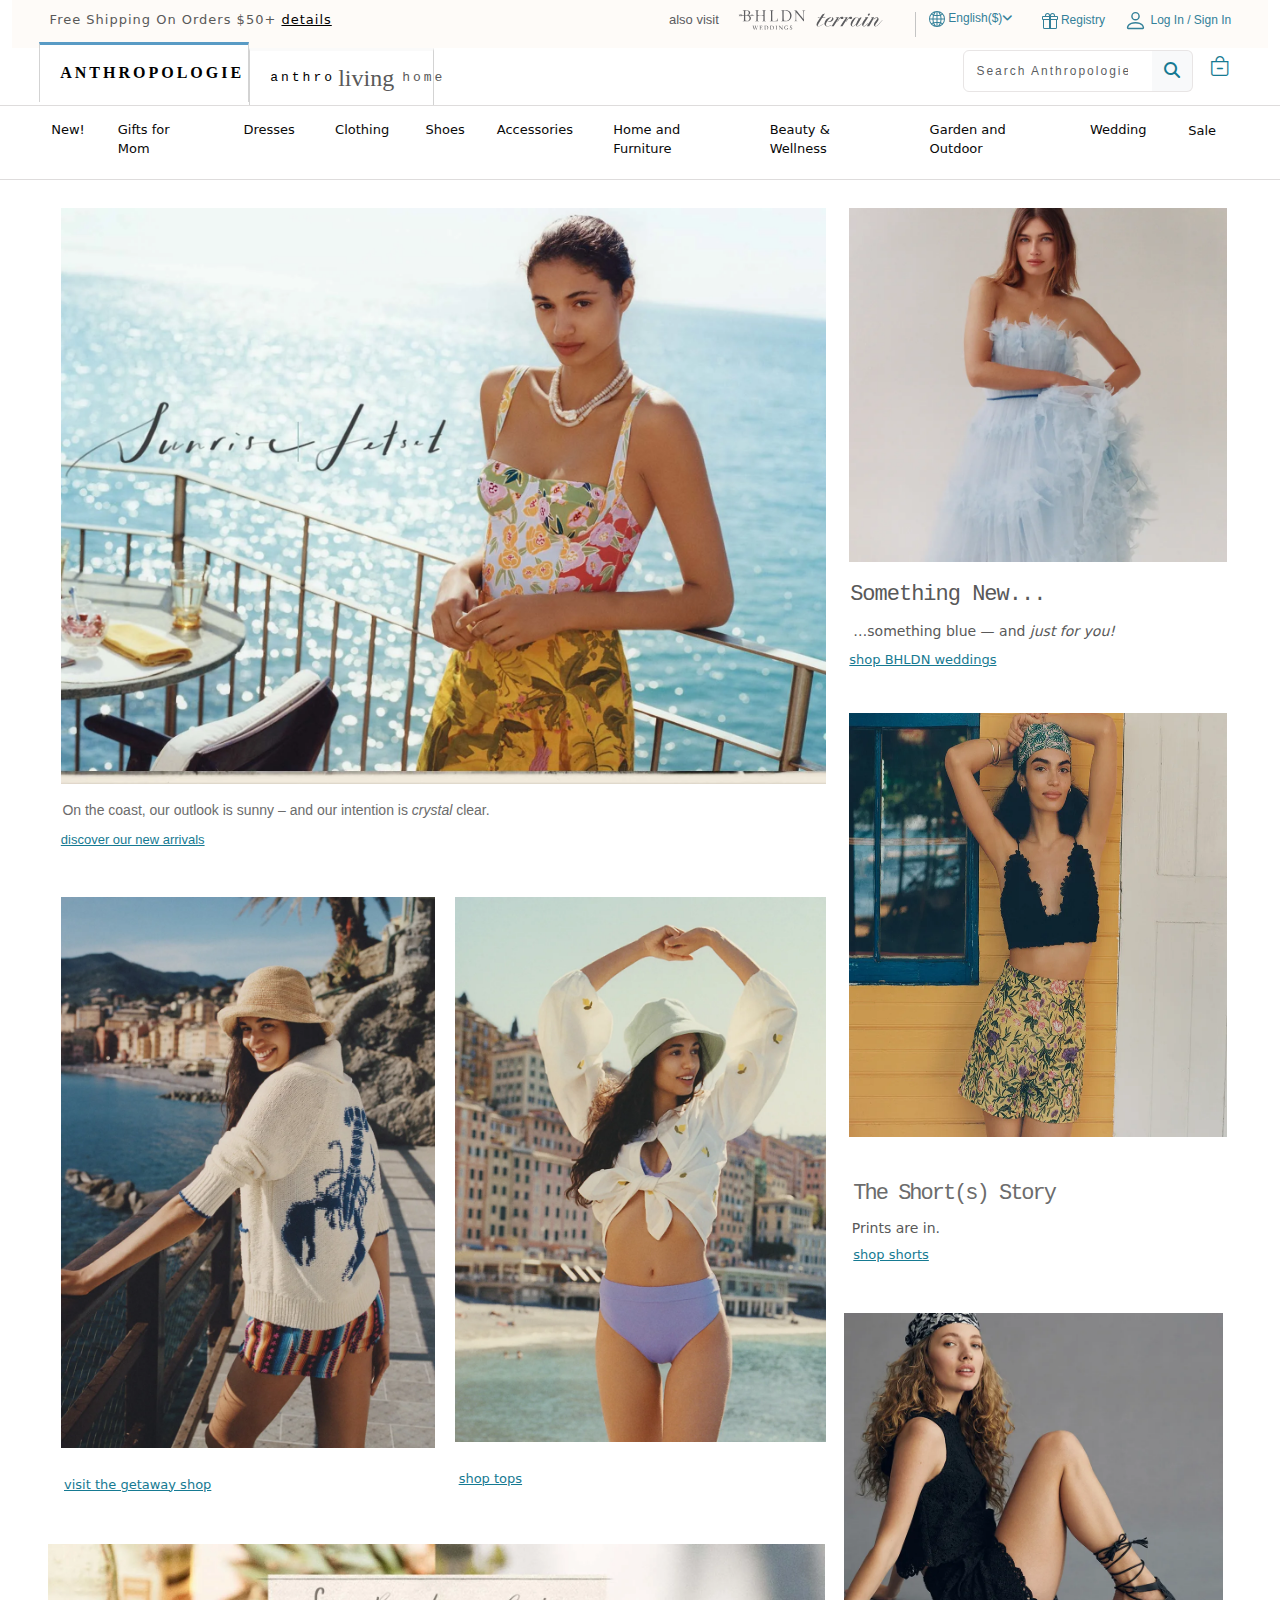
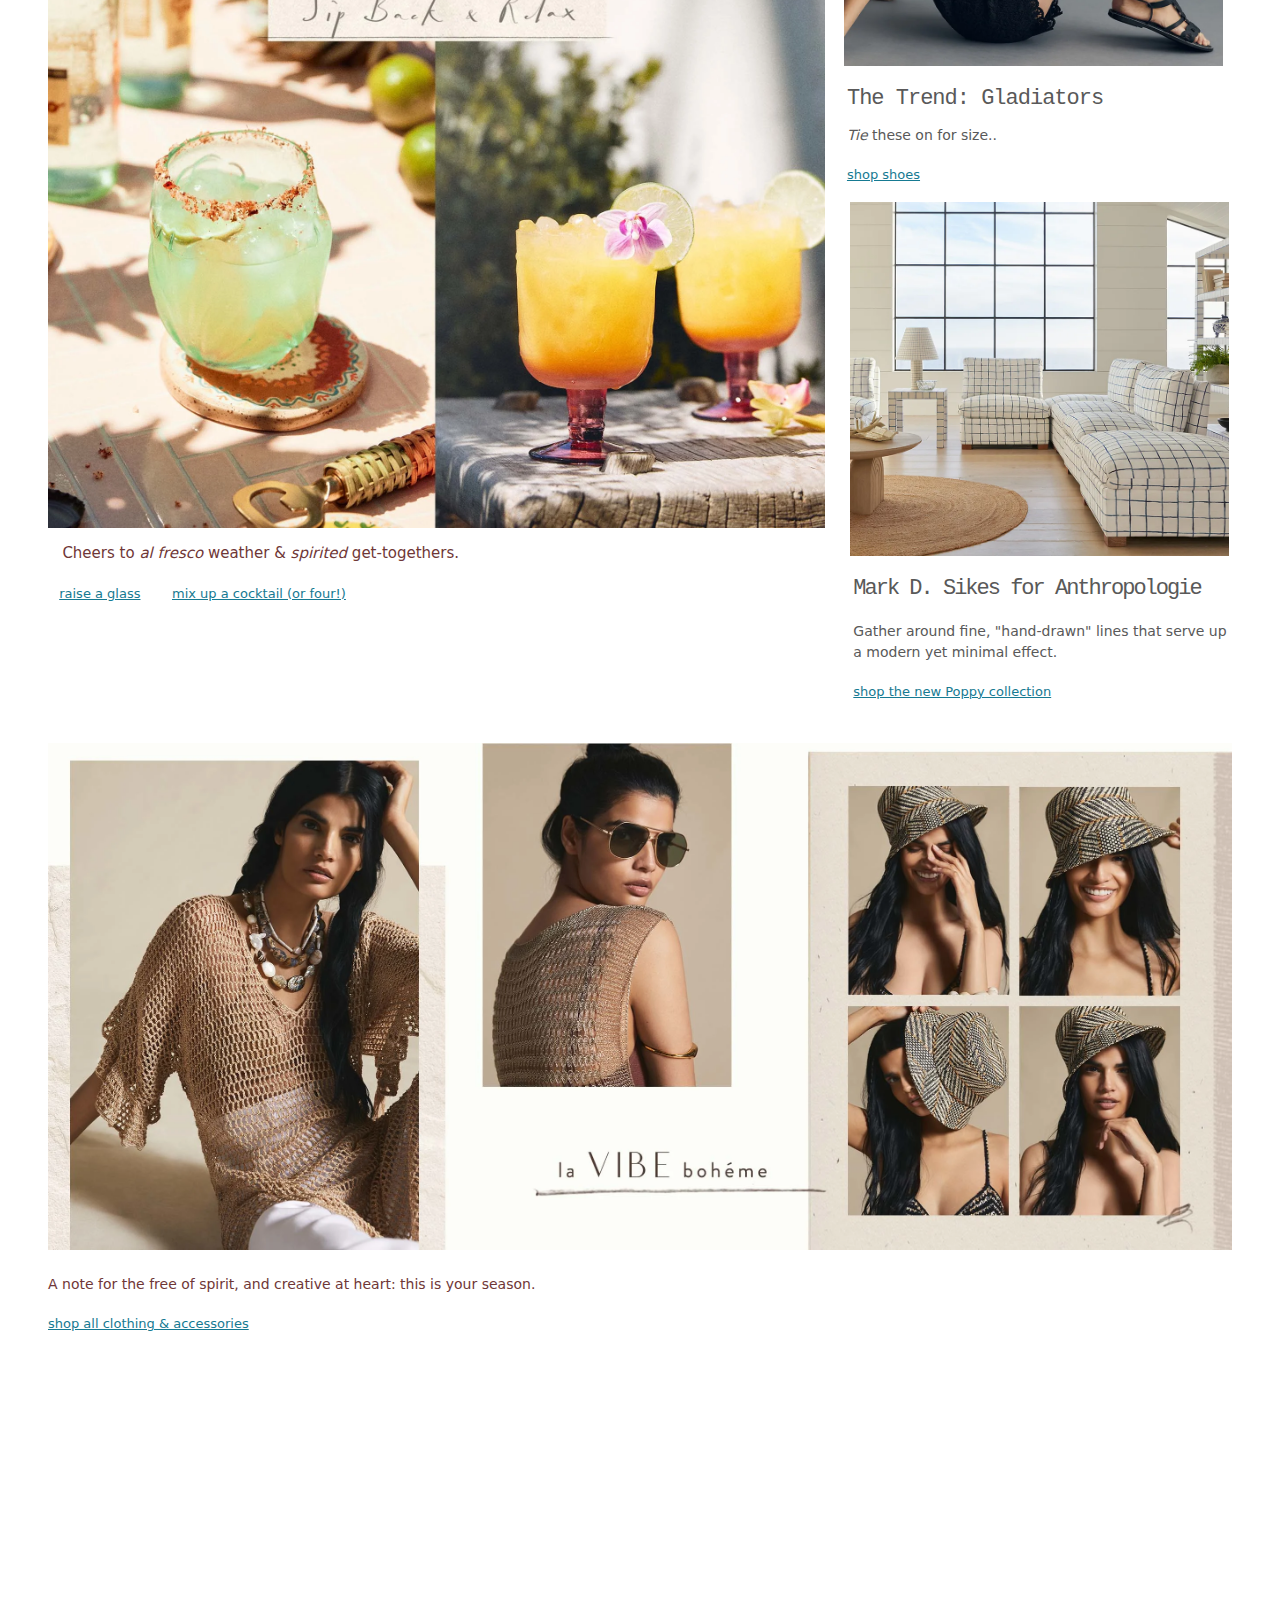
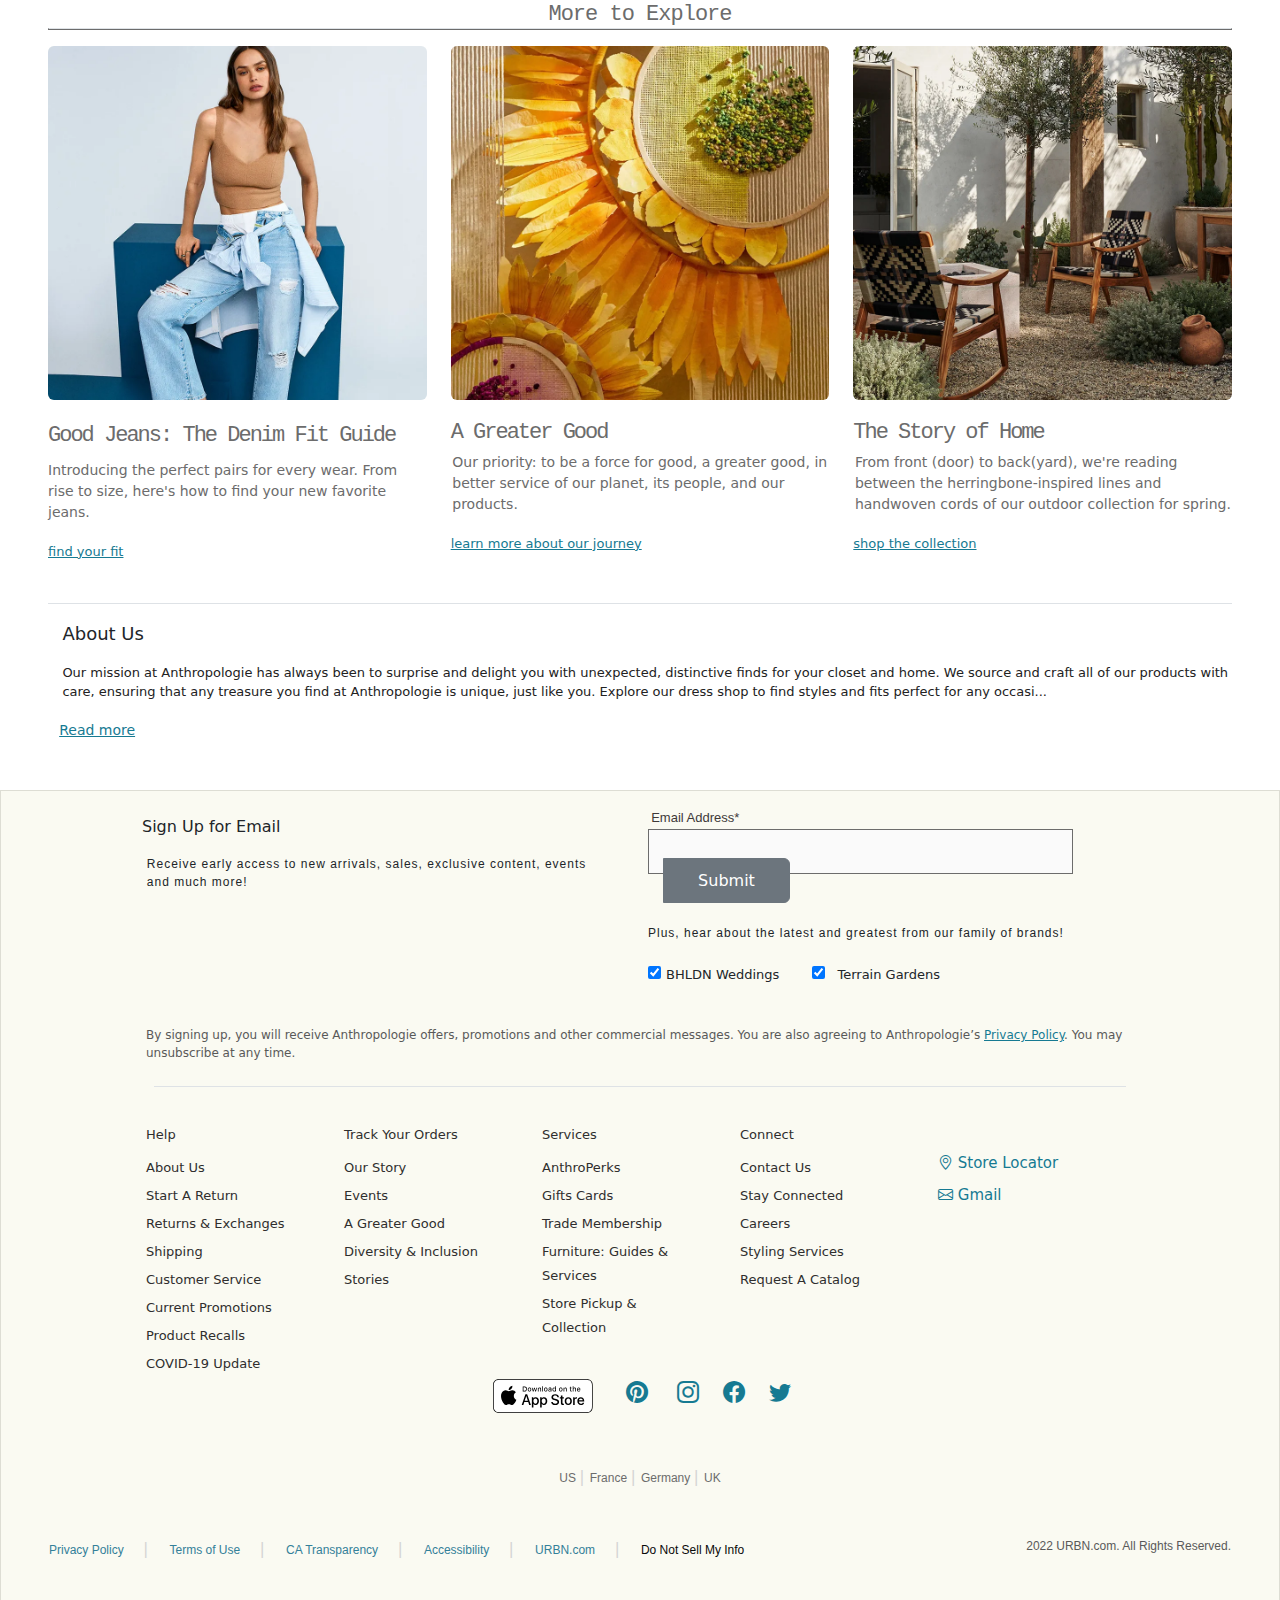
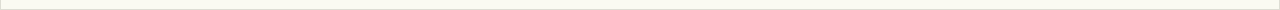
<file: index.html>
<!DOCTYPE html>
<html lang="en">

<head>
  <title>Bootstrap 5 Example</title>
  <meta charset="utf-8">
  <meta name="viewport" content="width=device-width, initial-scale=1">
  <link href="https://cdn.jsdelivr.net/npm/bootstrap@5.1.3/dist/css/bootstrap.min.css" rel="stylesheet">
  <script src="https://cdn.jsdelivr.net/npm/bootstrap@5.1.3/dist/js/bootstrap.bundle.min.js"></script>
  <link rel="stylesheet" href="https://cdn.jsdelivr.net/npm/bootstrap-icons@1.8.3/font/bootstrap-icons.css">
  <link rel="stylesheet" href="https://cdnjs.cloudflare.com/ajax/libs/font-awesome/4.7.0/css/font-awesome.min.css">
  <link rel="stylesheet" href="https://cdnjs.cloudflare.com/ajax/libs/font-awesome/6.1.1/css/all.min.css">
  <link href="https://fonts.googleapis.com/icon?family=Material+Icons" rel="stylesheet">
  <link rel="stylesheet" href="homepage.css">
 
</head>

<body>
  <!-- Bootstrap 5 js link -->
  <script src="https://cdn.jsdelivr.net/npm/bootstrap@5.0.2/dist/js/bootstrap.bundle.min.js" integrity="sha384-MrcW6ZMFYlzcLA8Nl+NtUVF0sA7MsXsP1UyJoMp4YLEuNSfAP+JcXn/tWtIaxVXM" crossorigin="anonymous"></script>



<div class="container-fluid d-none d-lg-block" >

  <nav class="container-fluid navbar navbar-expand-sm nav1bg">
    <div class="container-fluid">
     
    
      <div class="collapse navbar-collapse " id="mynavbar">
        <ul class="navbar-nav me-auto">
          <li class="nav-item">
          

            <span class="navbar-text nav-link ps-4 nav1styling">Free Shipping On Orders $50+ 
              <a href="#" class="detailcolor"> details</a>
             
            </span>

          </li>
          
         
        </ul>
        <Span class="ms-5 avstyling">also visit </Span>
        <img class="wedpo" src="imagess/weedingphoto.svg">
        <img class="terrianpo"  src="imagess/terrain.svg">
        <div class="vl"></div>
        <!-- language button -->
        
        <button type="button" class="btn btn-light8 lagbtnst1">
          <svg xmlns="http://www.w3.org/2000/svg" width="16" height="16" fill="currentColor"
            class="bi bi-globe2" viewBox="0 0 16 16">
            <path
              d="M0 8a8 8 0 1 1 16 0A8 8 0 0 1 0 8zm7.5-6.923c-.67.204-1.335.82-1.887 1.855-.143.268-.276.56-.395.872.705.157 1.472.257 2.282.287V1.077zM4.249 3.539c.142-.384.304-.744.481-1.078a6.7 6.7 0 0 1 .597-.933A7.01 7.01 0 0 0 3.051 3.05c.362.184.763.349 1.198.49zM3.509 7.5c.036-1.07.188-2.087.436-3.008a9.124 9.124 0 0 1-1.565-.667A6.964 6.964 0 0 0 1.018 7.5h2.49zm1.4-2.741a12.344 12.344 0 0 0-.4 2.741H7.5V5.091c-.91-.03-1.783-.145-2.591-.332zM8.5 5.09V7.5h2.99a12.342 12.342 0 0 0-.399-2.741c-.808.187-1.681.301-2.591.332zM4.51 8.5c.035.987.176 1.914.399 2.741A13.612 13.612 0 0 1 7.5 10.91V8.5H4.51zm3.99 0v2.409c.91.03 1.783.145 2.591.332.223-.827.364-1.754.4-2.741H8.5zm-3.282 3.696c.12.312.252.604.395.872.552 1.035 1.218 1.65 1.887 1.855V11.91c-.81.03-1.577.13-2.282.287zm.11 2.276a6.696 6.696 0 0 1-.598-.933 8.853 8.853 0 0 1-.481-1.079 8.38 8.38 0 0 0-1.198.49 7.01 7.01 0 0 0 2.276 1.522zm-1.383-2.964A13.36 13.36 0 0 1 3.508 8.5h-2.49a6.963 6.963 0 0 0 1.362 3.675c.47-.258.995-.482 1.565-.667zm6.728 2.964a7.009 7.009 0 0 0 2.275-1.521 8.376 8.376 0 0 0-1.197-.49 8.853 8.853 0 0 1-.481 1.078 6.688 6.688 0 0 1-.597.933zM8.5 11.909v3.014c.67-.204 1.335-.82 1.887-1.855.143-.268.276-.56.395-.872A12.63 12.63 0 0 0 8.5 11.91zm3.555-.401c.57.185 1.095.409 1.565.667A6.963 6.963 0 0 0 14.982 8.5h-2.49a13.36 13.36 0 0 1-.437 3.008zM14.982 7.5a6.963 6.963 0 0 0-1.362-3.675c-.47.258-.995.482-1.565.667.248.92.4 1.938.437 3.008h2.49zM11.27 2.461c.177.334.339.694.482 1.078a8.368 8.368 0 0 0 1.196-.49 7.01 7.01 0 0 0-2.275-1.52c.218.283.418.597.597.932zm-.488 1.343a7.765 7.765 0 0 0-.395-.872C9.835 1.897 9.17 1.282 8.5 1.077V4.09c.81-.03 1.577-.13 2.282-.287z">
            </path>
          </svg>
          <span>English($)<i class="fa-solid fa-angle-down"></i></span>
        </button>
      <!--end language button  -->
      <!-- tregistery button -->
      <button type="button" class="btn btn-light8 tregisterybtn">
        <svg xmlns="http://www.w3.org/2000/svg" width="16" height="16" fill="currentColor" 
          class="bi bi-gift" viewBox="0 0 16 16">
          <path
            d="M3 2.5a2.5 2.5 0 0 1 5 0 2.5 2.5 0 0 1 5 0v.006c0 .07 0 .27-.038.494H15a1 1 0 0 1 1 1v2a1 1 0 0 1-1 1v7.5a1.5 1.5 0 0 1-1.5 1.5h-11A1.5 1.5 0 0 1 1 14.5V7a1 1 0 0 1-1-1V4a1 1 0 0 1 1-1h2.038A2.968 2.968 0 0 1 3 2.506V2.5zm1.068.5H7v-.5a1.5 1.5 0 1 0-3 0c0 .085.002.274.045.43a.522.522 0 0 0 .023.07zM9 3h2.932a.56.56 0 0 0 .023-.07c.043-.156.045-.345.045-.43a1.5 1.5 0 0 0-3 0V3zM1 4v2h6V4H1zm8 0v2h6V4H9zm5 3H9v8h4.5a.5.5 0 0 0 .5-.5V7zm-7 8V7H2v7.5a.5.5 0 0 0 .5.5H7z">
          </path>
        </svg>
        <span>Registry</span>
      </button>

<!-- Login/singin button -->
<button type="button" class="btn btn-light lodsinbtn">
<svg xmlns="http://www.w3.org/2000/svg" width="23" height="23" fill="currentColor"
  class="bi bi-person" viewBox="0 0 16 16">
  <path
    d="M8 8a3 3 0 1 0 0-6 3 3 0 0 0 0 6zm2-3a2 2 0 1 1-4 0 2 2 0 0 1 4 0zm4 8c0 1-1 1-1 1H3s-1 0-1-1 1-4 6-4 6 3 6 4zm-1-.004c-.001-.246-.154-.986-.832-1.664C11.516 10.68 10.289 10 8 10c-2.29 0-3.516.68-4.168 1.332-.678.678-.83 1.418-.832 1.664h10z">
  </path>
</svg>
<span>Log In / Sign In</span>
</button>


      </div>
    </div>
  </nav>



 </div>
 <!-- -------------------------First bar ends here --------------------------------------------------------------- -->


<!------------------------------------------- show only on small screen ---------------------------------------------->

<div class="d-flex flex-wrap d-block d-sm-none bg-light">
  <button class="pe-5 smANTHROPOLOGIE" id="mynavbar">ANTHROPOLOGIE</button>
  
  <button class="anthrosm" id="mynavbar" >anthro <span  class="livingsm"> living </span> home</button>
 
  
 
   
 </div>
<!-- -----------------------end -------------------------------------------------------------------------------------- -->


<!------------------------------------------- show only on small screen ---------------------------------------------->
 <div class="formb1 ">
<div class="input-group d-block d-sm-none ">
  <form>
   
  
    <div class="input-group">
      <input type="text" class="form-control formcon1" placeholder="Search Anthropologie">
     <button class="formbtn"><i class="fa fa-search"></i></button>

      <Button class="px-3 sndbtn"></i></Button>
   
    </div>
    
  </form>
  
</div> 
</div>




<!-- -----------------------end -------------------------------------------------------------------------------------- -->

<!-- -------------------------start of second nav bar ----------------------------------------------------------------- -->
 <div>
 <nav class="navbar navbar-expand-sm  bg-white px-5 py-0">
  <div class="container-fluid">
    
    
   
    <ul class="navbar-nav">
      <!--first button -->
 
      <button class="collapse navbar-collapse nav2btn" id="mynavbar" >ANTHROPOLOGIE</button>
    <!--Second button -->
 
    <button class="collapse navbar-collapse anthrobtn2" id="mynavbar" id="headerbutton">anthro <span  class="livingbtn" id="headerbutton" > living </span><span id="headerbutton" class="homebtn2"> home</span> </button>
  
    </ul>
     
    <div class="input-group searchbar2">
      <input id="search-input"  type="search" class="form-control d-none d-lg-block sinput2 " placeholder="Search Anthropologie">  
        <button id="search-button" type="button" class="btn btn-light d-none d-lg-block sbtn2">
        <i class="fa fa-search siconcolor"></i>
        </button>

    </div>

    </div>
    <Button class="px-3 d-none d-lg-block cartnav2"><i class="bi bi-bag-dash"></i></Button>
 
  </div>
  
  </div>
  
</nav>

 <!-- -------------------------End of second nav bar--------------------------------------------------------------- -->

 <!-- -------------------------Menu bar------------------------------------------------------------------------------ -->



 <nav class="navbar navbar-expand-md navbar-light bg-white  sticky-top menub menubarcolor">
  <div class="container-fluid px-5 ">
    <button class="navbar-toggler" type="button" data-bs-toggle="collapse" data-bs-target="#navbarSupportedContent" aria-controls="navbarSupportedContent" aria-expanded="false" aria-label="Toggle navigation">
      <span class="navbar-toggler-icon"></span>
    </button>
    <div class="collapse navbar-collapse" id="mynavbar">
      <ul class="navbar-nav me-auto">
        <li class="nav-item py-1" id="underli">
          <a  class="nav-link mhome" id="underli2" href="javascript:void(0)">New!</a>
        </li>
        <li class="nav-item px-2 py-1" id="underli" >
          <a class="nav-link mgift" id="underli2" href="javascript:void(0)">Gifts for Mom</a>
        </li>
        <li class="nav-item py-1 px-2" id="underli" >
          <a class="nav-link mdresses" id="underli2"  href="javascript:void(0)">Dresses</a>
        </li>
        <li class="nav-item py-1 px-2" id="underli" >
          <a class="nav-link mclothing" id="underli2" href="javascript:void(0)">Clothing</a>
        </li>
        <li class="nav-item py-1 px-2" id="underli" >
          <a class="nav-link mshoes" id="underli2" href="javascript:void(0)">Shoes</a>
        </li>
        <li class="nav-item py-1 px-2" id="underli" >
          <a class="nav-link maccess" id="underli2" href="javascript:void(0)">Accessories</a>
        </li>

        <li class="nav-item py-1 px-2" id="underli" >
          <a class="nav-link mfur" id="underli2" href="javascript:void(0)"> Home and Furniture</a>
        </li>

        <li class="nav-item py-1 px-2" id="underli" >
          <a class="nav-link mbea" id="underli2" href="javascript:void(0)">Beauty & Wellness</a>
        </li>

        <li class="nav-item py-1 px-2" id="underli" >
          <a class="nav-link mgarden" id="underli2"  href="javascript:void(0)">Garden and Outdoor</a>
        </li>

        <li class="nav-item py-1 px-2" id="underli" >
          <a class="nav-link mwed" id="underli2" href="javascript:void(0)">Wedding </a>
        </li>

        <li class="nav-item py-1 px-2" id="underli" >
          <a class="nav-link msale" id="underli2" href="javascript:void(0)">Sale</a>
        </li>
      </ul>
      
    </div>
   
  </div>
  
</nav>


 <!-- -------------------------End of menu bar------------------------------------------------------------------- -->

 <!-- -------------------------End of menu bar------------------------------------------------------------------- -->
<!-- -------------------------Image gallery------------------------------------------------------------------- -->
<div class="container-fluid px-5 py-4">
<div>
  <div class="center_div">

    <div class="row">
      <!-- first column -->
      <div class="col-lg-8 col-12">
        <div class="row">
          <div class="col-12 top_div ">
            <img src="imagess/M1_LS.webp" class="img-fluid pb-4 pe-3 i1" alt="image">
            
          </div>
          <p class="t1 ">On the coast, our outlook is sunny – and our intention is <i>crystal</i> clear.</p>
          <a href="#" class="pb-5 t2">discover our new arrivals</a>
          <div class="col-lg-6 col-sm-12 top_div mb-5">
            <img src="imagess/scarpio.webp" class="img-fluid pb-4 pe-1 i2" alt="image">
            <a href="#" class="t3 ps-3">visit the getaway shop</a>
          </div>
          
          <div class="col-lg-6 col-sm-12 top_div">
            <img src="imagess/frontopen.webp" class="img-fluid pb-4 pe-2 if" alt="image">
            <a href="#" class="tshop ps-2" >shop tops</a>
          </div>
          <div class="col-12 top_div">
            <img src="imagess/glass.webp" class="img-fluid pb-4 pe-1 iglass" alt="image">
            <p class="tcheers">Cheers to <i>al fresco </i>weather & <i>spirited</i> get-togethers.</p>
            <span class="px-2"><a href="#" class="trise">raise a glass</a> <a href="#" class="px-3 tmix">   mix up a cocktail (or four!)</a></span>
        
           </div>
        </div>
      </div>
      <!-- second column -->
      <div class="col-lg-4 col-12 ">
        <div class="row">
          <div class="col-12 bottom_first_div pb-4">
            <img src="imagess/ww.webp" class="img-fluid iw" alt="image">
          </div>
          <p class="tso"> Something New...</p>
    <p class="tblue">…something blue — and <i> just for you!</i></p>
    <a class="pb-5 tbhl"  href="#">shop BHLDN weddings</a>
        </div>
        <div class="row">
          <div class="col-md-12 col-12 bottom_sec_div pb-4">
            <img src="imagess/RR_Shorts.webp" class="img-fluid irr" alt="image">
          </div>
          <p  class="tstor">The Short(s) Story</p>
        <p  class="tprint">Prints are in.</p>
        <a  class=" mb-5 tshort" href="#">shop shorts</a>
        </div>
        <div class="row">
          <div class="col-md-12 col-12 bottom_sec_div pb-4">
            <img src="imagess/black.webp" class="img-fluid ibla" alt="image">
            <p  class="mt-3 ttre">The Trend: Gladiators</p>
            <p  class="tsize"><i>Tie </i>these on for size..</p>
            <a  class="tss" href="#">shop shoes</a>
          </div>
         
        </div>
        <div class="row">
          <div class="col-md-12 col-12 bottom_sec_div pb-4">
            <img src="imagess/sofa.webp" class="img-fluid tso" alt="image">
            <p  class="mt-3 tmark">Mark D. Sikes for Anthropologie</p>
            <p  class="tga">Gather around fine, "hand-drawn" lines that serve up a modern yet minimal effect.</p>
            <a  class="tpo" href="#">shop the new Poppy collection</a>
      
          </div>
         
        </div>
      </div>
      <div class="col-md-12 mt-3 col-lg-12">
        <img src="imagess/brownshirt.webp" class="img-fluid" alt="image">
        <p class="mt-4 tno">A note for the free of spirit, and creative at heart: this is your season.</p>
        <a class="tsaa" href="#">shop all clothing & accessories</a>

    </div>
     
      

    </div>
  </div>

  </div>
     


<!-- -------------------------End of Image gallery------------------------------------------------------------------- -->

<div class="pt-4 mte martop">
  <div class="text-center tmte">More to Explore</div>
<div class="border-top bor2"></div>

</div>


<div class="py-3">

  <div class="row">
    <div class="col-lg-4">
      <img
        src="imagess/jeans.webp"
        data-mdb-img="https://mdbcdn.b-cdn.net/img/Photos/Slides/1.webp"
        alt="Table Full of Spices"
        class="w-100 mb-2 mb-md-4 shadow-1-strong rounded me-1"
   
     
     
      />
      <p  class="tgooJe">Good Jeans: The Denim Fit Guide</p>
          <p  class="tpa">Introducing the perfect pairs for every wear. From rise to size, here's how to find your new favorite jeans.</p>
          <a  class="tfyf" href="#">find your fit</a>
    </div>
    <div class="col-lg-4">
      <img
        src="imagess/sunflower.webp"
        data-mdb-img="https://mdbcdn.b-cdn.net/img/Photos/Vertical/1.webp"
        alt="Dark Roast Iced Coffee"
        class="w-100 shadow-1-strong rounded"
      />

      <p  class="mt-3 cla"><span class="text-decoration-underline;margin-left:-2rem;">A</span><span class="ta">Greater Good</span> </p>
      <p  class="topt">Our priority: to be a force for good, a greater good, in better service of our planet, its people, and our products.</p>
      <a  class="tjour" href="#">learn more about our journey</a>
    </div>

    <div class="col-lg-4">
      <img
        src="imagess/chairs.webp"
        data-mdb-img="https://mdbcdn.b-cdn.net/img/Photos/Vertical/1.webp"
        alt="Dark Roast Iced Coffee"
        class="w-100 shadow-1-strong rounded"
       
      />
      <p  class="mt-3 tstor"> The Story of Home</p>
      <p  class="topt">From front (door) to back(yard), we're reading between the herringbone-inspired lines and handwoven cords of our outdoor collection for spring.</p>
      <a  class="stc" href="#">shop the collection</a>
    </div>
  </div>
</div>
<!-- -------------------------------------------------------------------------------------------- -->
<!-- ----------------------------------------------------About us -------------------------------------- -->


<div class="py-4 ">
  <div class="border-1 border-top m-0 aubc"></div>
  <p class="mt-3 tau">About Us</p>
  <p  class="tomaa">Our mission at Anthropologie has always been to surprise and delight you with unexpected, distinctive finds for your closet and home. We source and craft all of our products with care, ensuring that any treasure you find at Anthropologie is unique, just like you. Explore our dress shop to find styles and fits perfect for any occasi...</p>
  <a  class="pb-3 trm" href="#">Read more</a>
</div>

</div>


<!-- ----------------------------------------------------------------------------------------------- -->

<!-------------------------------------------------- footer ------------------------------------------->
<div>
  <!-- Footer -->
  <footer
          class="text-center text-lg-start text-dark fooclass"
          
          >
    <!-- Grid container -->
    <div class="container">
      <!-- Section: Links -->
      <section class="mx-5">
        <div class="row d-flex justify-content-center">
          <div class="col-lg-6 p-4 ">
            <p  class="signip">Sign Up for Email</p>
            <p class="accesse">Receive early access to new arrivals, sales, exclusive content, events <br/> and much more!</p>
             </div>
      
          <div class="col-lg-6 p-4">
      
            <p class="eadd">Email Address*</p>
            <div class="input-group">
              <input type="text" class="reci" placeholder="" aria-label="Recipient's username" >
              <button class="btn btn-secondary d-none d-lg-block sbtn" type="button" id="button-addon2">Submit</button>
            </div>
      
            <div>
              <p class="plus">Plus, hear about the latest and greatest from our family of brands!</p>
              <label class="form-check-label">
                <input class="cb1" checked class="form-check-input p-1" type="checkbox" name="remember"> <span class="bwedd">BHLDN Weddings
                  <span class=""><input class="cb2" class="form-check-input p-1" type="checkbox" name="remember"   checked> <span class="tg">Terrain Gardens</span>
                </span>
                
              </label>
      
            </div>
           
             </div>
      
        </div>
        <p class="pt-5 mx-3 bsi">
          By signing up, you will receive Anthropologie offers, promotions and other commercial messages. You are also agreeing to Anthropologie’s <a href="#" class="pri">Privacy Policy</a>. You may unsubscribe at any time.</p>
          <div class="border-0 border-top m-4 dsty">  </div>
        <!--Grid row-->
        <div class="row">
          <!--Grid column-->
         
          <!--Grid column-->

          <!--Grid column-->
          <div class="col-lg-2 col-md-6 mb-4 mb-md-0 ms-3 mt-3">
            <h6  class="col-sm text-underline-hover thp">Help</h6>

            <ul class="list-unstyled mb-0">
              <li class="pt-1">
                <a href="#!" class="col-sm text-underline-hover ship">About Us</a>
              </li>
              <li class="pt-1">
                <a href="#!" class="col-sm text-underline-hover sar">Start A Return</a>
              </li>
              <li class="pt-1">
                <a href="#!"class="col-sm text-underline-hover rax">Returns & Exchanges</a>
              </li>
              <li class="pt-1">
                <a href="#!"class="col-sm text-underline-hover ship">Shipping</a>
              </li>
              <li class="pt-1">
                <a href="#!"class="col-sm text-underline-hover ship">Customer Service</a>
              </li>
              <li class="pt-1">
                <a href="#!"class="col-sm text-underline-hover ship">Current Promotions</a>
              </li>
              <li class="pt-1">
                <a href="#!"class="col-sm text-underline-hover ship">Product Recalls</a>
              </li>
              <li class="pt-1">
                <a href="#!"class="col-sm text-underline-hover ship">COVID-19 Update</a>
              </li>
            </ul>
          </div>
          <!--Grid column-->

           <!--Grid column-->
           <div class="col-lg-2 col-md-6 mb-4 mb-md-0  ms-4 mt-3">
            <h6  class="col-sm text-underline-hover thp">Track Your Orders</h6>

            <ul class="list-unstyled mb-0">
              <li class="pt-1">
                <a href="#!" class="col-sm text-underline-hover ship">Our Story</a>
              </li>
              <li class="pt-1">
                <a href="#!" class="col-sm text-underline-hover ship" >Events</a>
              </li>
              <li class="pt-1">
                <a href="#!"class="col-sm text-underline-hover ship">A Greater Good</a>
              </li>
              <li class="pt-1">
                <a href="#!"class="col-sm text-underline-hover ship">Diversity & Inclusion</a>
              </li>
              <li class="pt-1">
                <a href="#!"class="col-sm text-underline-hover ship">Stories</a>
              </li>
             
            </ul>
          </div>
          <!--Grid column-->

          <!--Grid column-->
          <div class="col-lg-2 col-md-6 mb-4 mb-md-0  ms-4 mt-3">
            <h6  class="col-sm text-underline-hover thp" >Services</h6>

            <ul class="list-unstyled mb-0">
              <li class="pt-1">
                <a href="#!" class="col-sm text-underline-hover ship" >AnthroPerks</a>
              </li>
              <li class="pt-1">
                <a href="#!" class="col-sm text-underline-hover ship">Gifts Cards</a>
              </li>
              <li class="pt-1">
                <a href="#!"class="col-sm text-underline-hover ship">Trade Membership</a>
              </li>
              <li class="pt-1">
                <a href="#!"class="col-sm text-underline-hover ship">Furniture: Guides & Services</a>
              </li>
              <li class="pt-1">
                <a href="#!"class="col-sm text-underline-hover ship">Store Pickup & Collection</a>
              </li>
             
            </ul>
          </div>
          <!--Grid column-->

          <!--Grid column-->
          <div class="col-lg-2 col-md-6 mb-4 mb-md-0  ms-4 mt-3">

            <h6  class="col-sm text-underline-hover thp" >Connect</h6>

            <ul class="list-unstyled mb-0">
              <li class="pt-1">
                <a href="#!" class="col-sm text-underline-hover ship"  >Contact Us</a>
              </li>
              <li class="pt-1">
                <a href="#!" class="col-sm text-underline-hover ship" >Stay Connected</a>
              </li>
              <li class="pt-1">
                <a href="#!"class="col-sm text-underline-hover ship" >Careers</a>
              </li>
              <li class="pt-1">
                <a href="#!"class="col-sm text-underline-hover ship" >Styling Services</a>
              </li>
              <li class="pt-1"k>
                <a href="#!"class="col-sm text-underline-hover ship" >Request A Catalog</a>
              </li>
             
            </ul>
            
          </div>
          <!--Grid column-->

          <!--Grid column-->
          <div class="col-lg-2 col-md-6 mb-4 mb-md-0  ms-4 mt-3">
            

            <ul class="list-unstyled mb-0 mt-4">
          
              <li>
                <a class="col-sm text-underline-hover dooper-underline slr1" ><i class="bi bi-geo-alt "></i> Store Locator</a>

              </li>
        
              <li class="pt-2">
                <a class="col-sm text-underline-hover dooper-underline slr1"><i class="bi bi-envelope"></i> Gmail</a>

              </li>
              
            </ul>
          </div>
          <!--Grid column-->
        </div>
        <!--Grid row-->
      </section>
      <!-- Section: Links -->

      
      <div class="text-center"><a href="#"><image class="m-1" src="imagess/apple.svg"></image></a> <a href="#"><i class="bi bi-pinterest mx-4 insta" ></i></a> <a href="#"><i class="bi bi-instagram insta" ></i></a><a href="#"><i class="bi bi-facebook mx-4 insta"></i></a><a href="#"><i class="bi bi-twitter insta"></i></a></div>
      <div class="text-center pt-5"><a href="#" class="text-underline-hover coun"> US </a> <span class="sti">|</span>   <a class="col text-underline-hover coun" href="#"> France </a>  <span class="sti">|</span>  <a class="col text-underline-hover coun" href="#"> Germany </a>  <span class="sti">|</span>  <a class="col text-underline-hover coun" href="#" > UK </a></div>
      
      
      
      
     
      
      
      </div>
      <div class="container-fluid py-5 px-5"><a href="#" class="text-underline-hover poli">  Privacy Policy  </a> <span class="p-3 sti">|</span>   <a class="col text-underline-hover poli" href="#">  Terms of Use  </a>  <span class="p-3 sti">|</span>  <a class="col text-underline-hover poli" href="#">  CA Transparency  </a>  <span class="p-3 sti">|</span>  <a class="col text-underline-hover poli" href="#">  Accessibility  </a>  <span class="p-3 sti">|</span>  <a class="col text-underline-hover poli" href="#">  URBN.com  </a>  <span class="p-3 sti" > | </span> 
        <a class="col text-underline-hover ddsmi" href="#">  Do Not Sell My Info</a> 
         <span class="float-end urbn"> 2022 URBN.com. All Rights Reserved.</span></div>
     
        
      <!-- Section: Social media -->
    </div>
    <!-- Grid container -->

   
  </footer>
  <!-- Footer -->
  
</div>
  
<!-- -------------------------------------------------End footer---------------------------------------------- -->
 
   
</body>

</html>
</file>
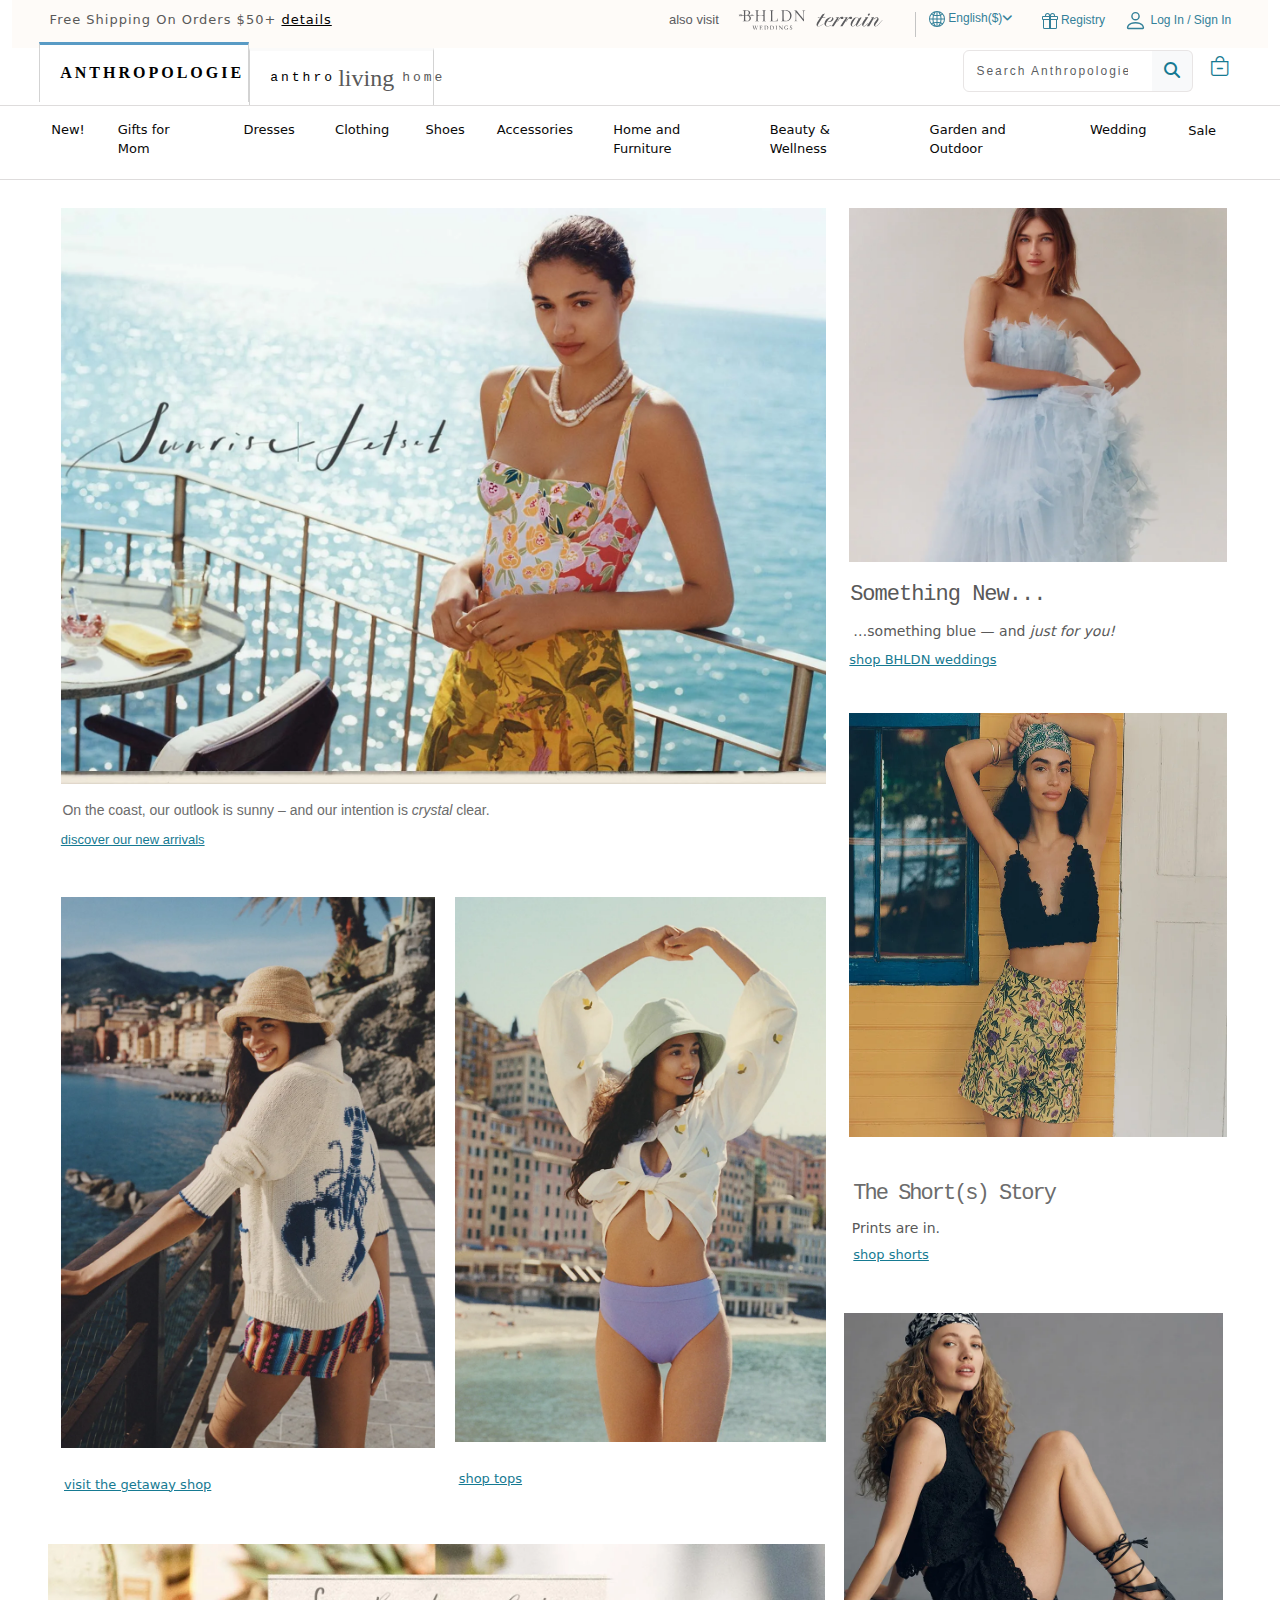
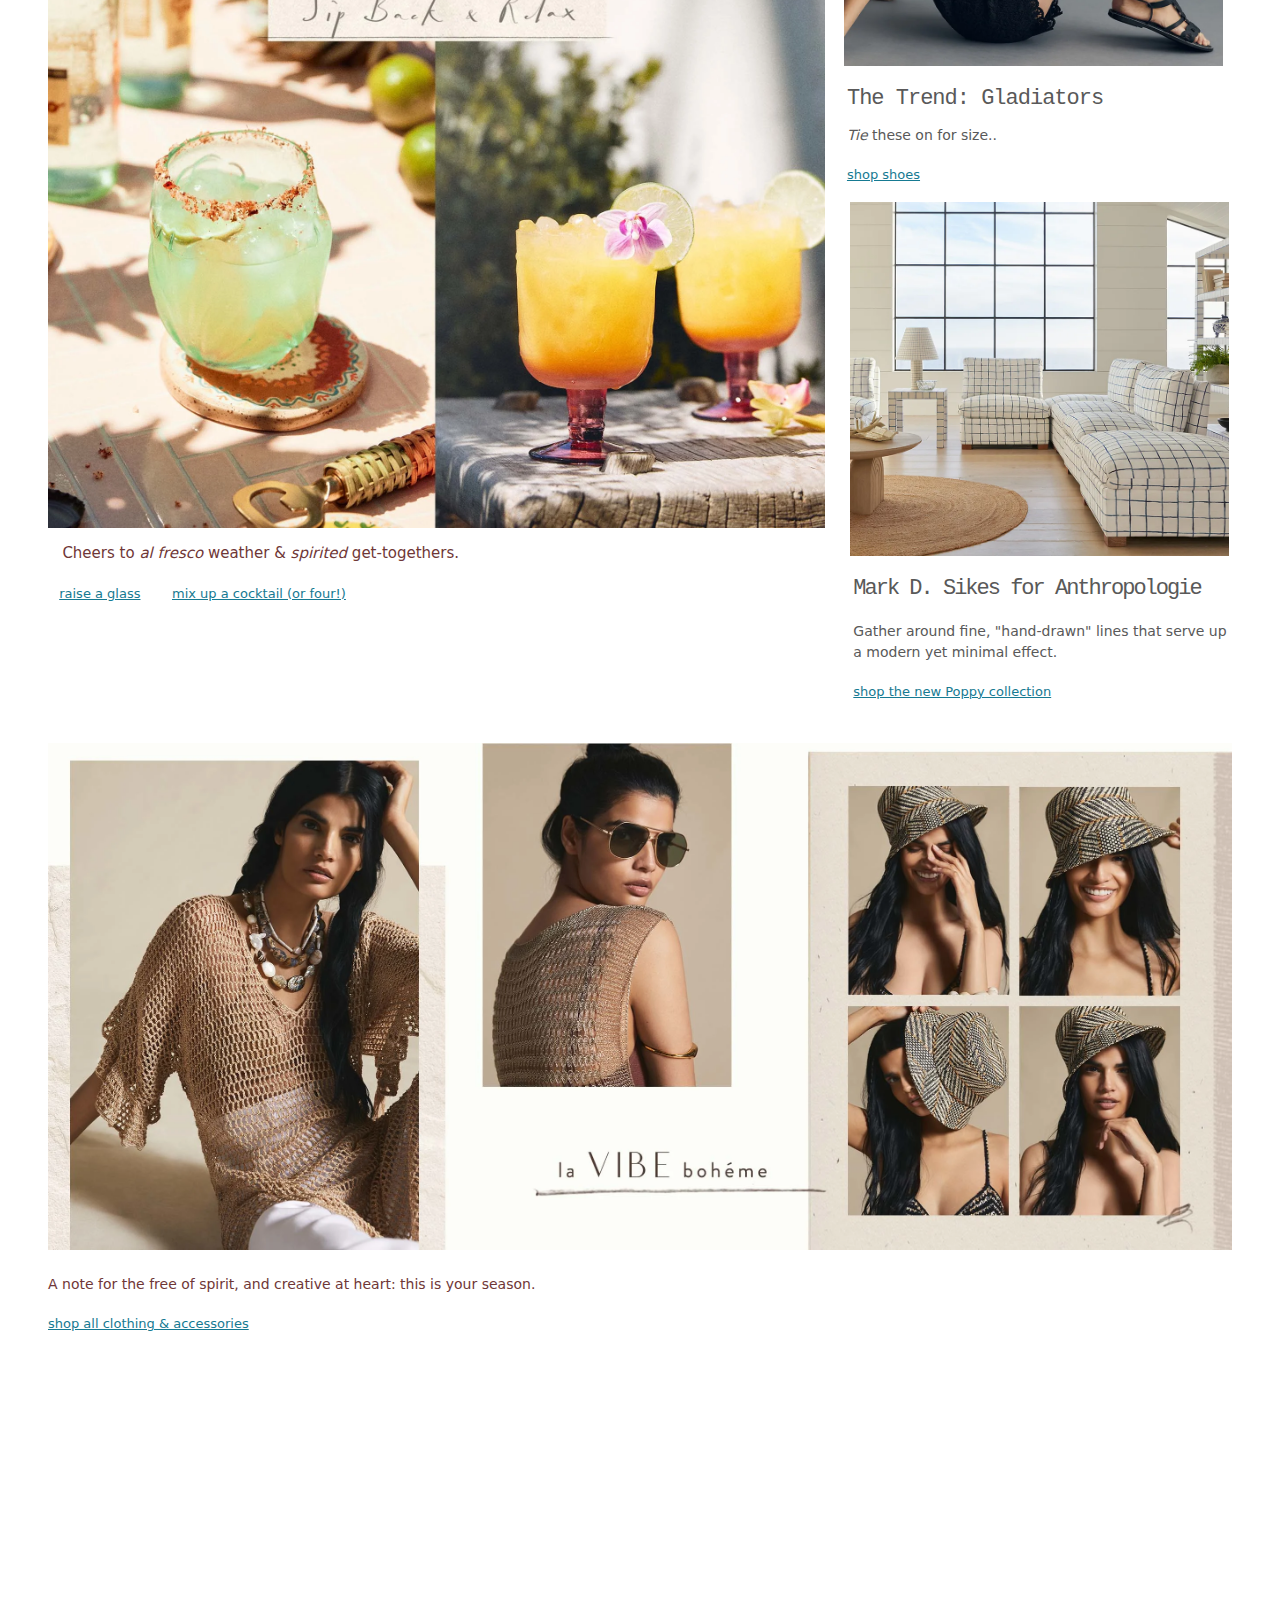
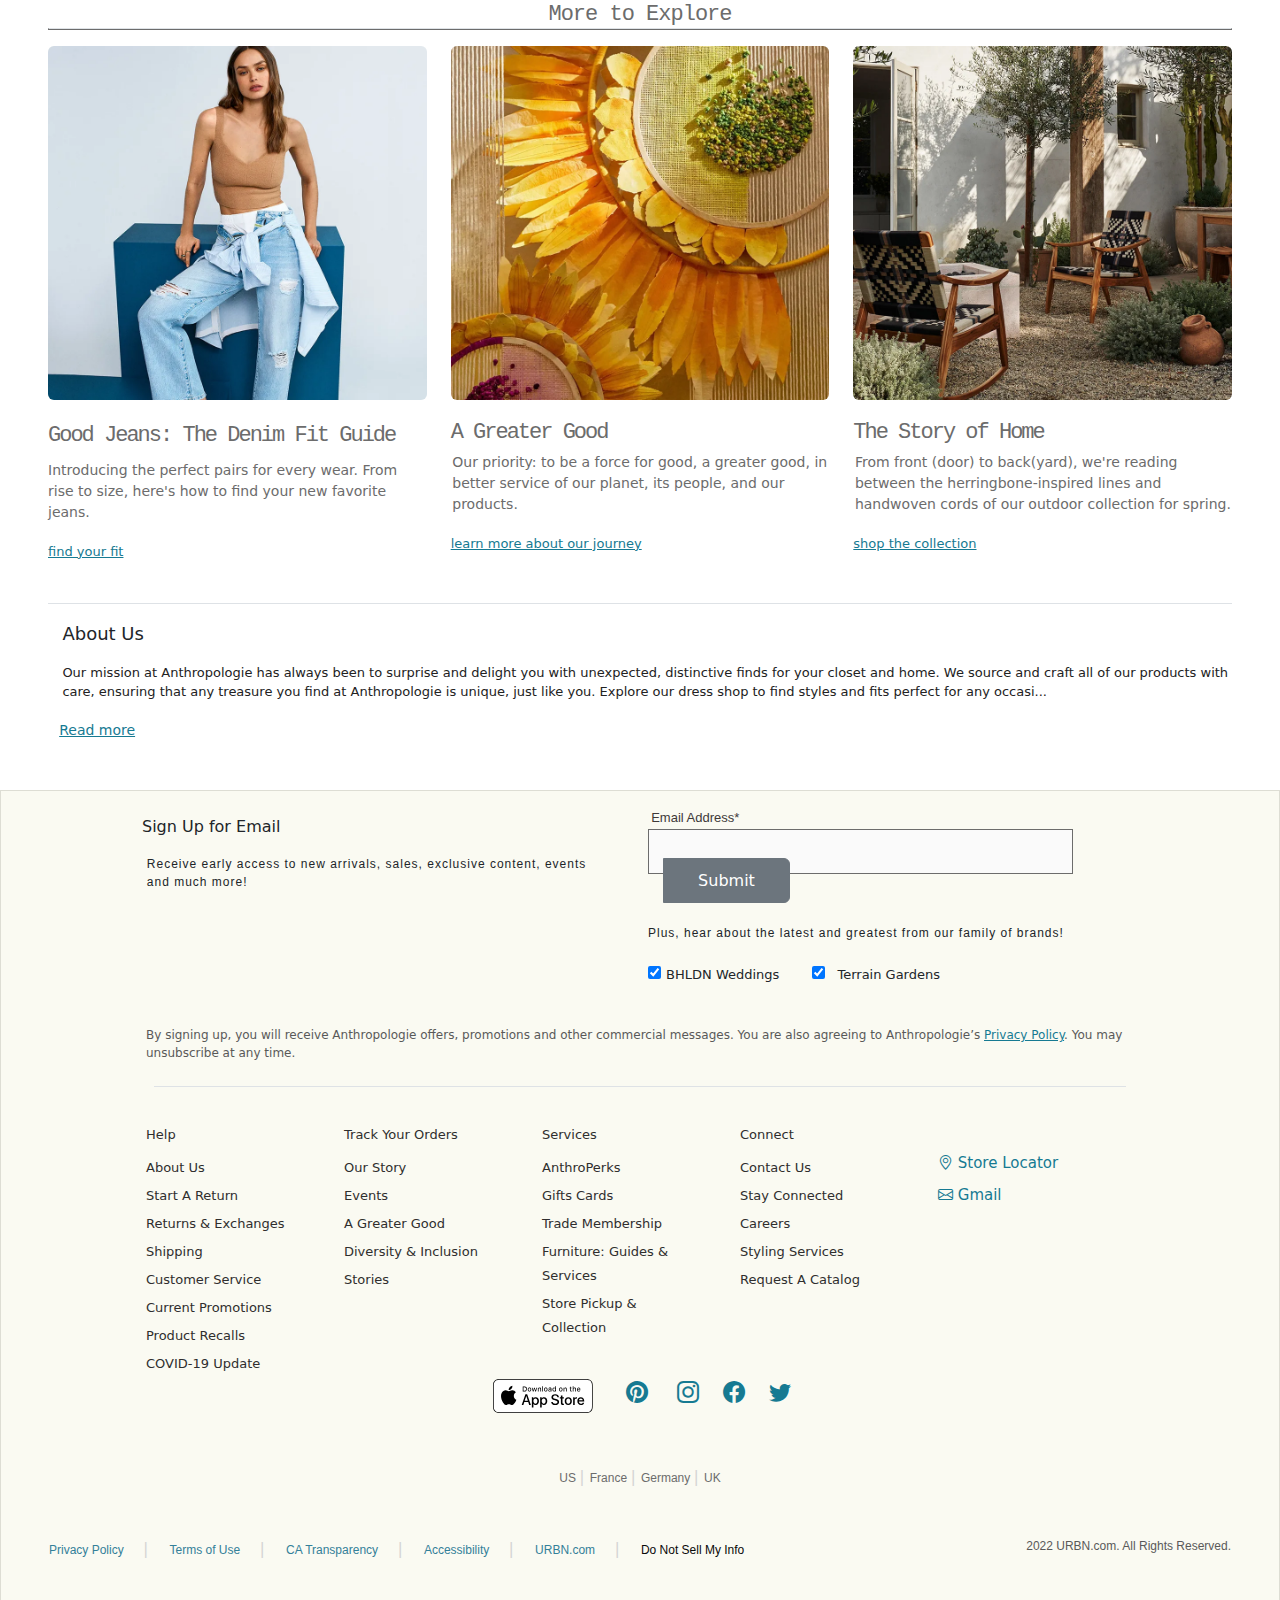
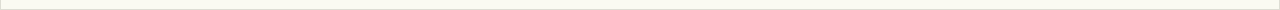
<file: homepage.html>
<!DOCTYPE html>
<html lang="en">

<head>
  <title>Bootstrap 5 Example</title>
  <meta charset="utf-8">
  <meta name="viewport" content="width=device-width, initial-scale=1">
  <link href="https://cdn.jsdelivr.net/npm/bootstrap@5.1.3/dist/css/bootstrap.min.css" rel="stylesheet">
  <script src="https://cdn.jsdelivr.net/npm/bootstrap@5.1.3/dist/js/bootstrap.bundle.min.js"></script>
  <link rel="stylesheet" href="https://cdn.jsdelivr.net/npm/bootstrap-icons@1.8.3/font/bootstrap-icons.css">
  <link rel="stylesheet" href="https://cdnjs.cloudflare.com/ajax/libs/font-awesome/4.7.0/css/font-awesome.min.css">
  <link rel="stylesheet" href="https://cdnjs.cloudflare.com/ajax/libs/font-awesome/6.1.1/css/all.min.css">
  <link href="https://fonts.googleapis.com/icon?family=Material+Icons" rel="stylesheet">
  <link rel="stylesheet" href="homepage.css">
 
</head>

<body>
  <!-- Bootstrap 5 js link -->
  <script src="https://cdn.jsdelivr.net/npm/bootstrap@5.0.2/dist/js/bootstrap.bundle.min.js" integrity="sha384-MrcW6ZMFYlzcLA8Nl+NtUVF0sA7MsXsP1UyJoMp4YLEuNSfAP+JcXn/tWtIaxVXM" crossorigin="anonymous"></script>



<div class="container-fluid d-none d-lg-block" >

  <nav class="container-fluid navbar navbar-expand-sm nav1bg">
    <div class="container-fluid">
     
    
      <div class="collapse navbar-collapse " id="mynavbar">
        <ul class="navbar-nav me-auto">
          <li class="nav-item">
          

            <span class="navbar-text nav-link ps-4 nav1styling">Free Shipping On Orders $50+ 
              <a href="#" class="detailcolor"> details</a>
             
            </span>

          </li>
          
         
        </ul>
        <Span class="ms-5 avstyling">also visit </Span>
        <img class="wedpo" src="imagess/weedingphoto.svg">
        <img class="terrianpo"  src="imagess/terrain.svg">
        <div class="vl"></div>
        <!-- language button -->
        
        <button type="button" class="btn btn-light8 lagbtnst1">
          <svg xmlns="http://www.w3.org/2000/svg" width="16" height="16" fill="currentColor"
            class="bi bi-globe2" viewBox="0 0 16 16">
            <path
              d="M0 8a8 8 0 1 1 16 0A8 8 0 0 1 0 8zm7.5-6.923c-.67.204-1.335.82-1.887 1.855-.143.268-.276.56-.395.872.705.157 1.472.257 2.282.287V1.077zM4.249 3.539c.142-.384.304-.744.481-1.078a6.7 6.7 0 0 1 .597-.933A7.01 7.01 0 0 0 3.051 3.05c.362.184.763.349 1.198.49zM3.509 7.5c.036-1.07.188-2.087.436-3.008a9.124 9.124 0 0 1-1.565-.667A6.964 6.964 0 0 0 1.018 7.5h2.49zm1.4-2.741a12.344 12.344 0 0 0-.4 2.741H7.5V5.091c-.91-.03-1.783-.145-2.591-.332zM8.5 5.09V7.5h2.99a12.342 12.342 0 0 0-.399-2.741c-.808.187-1.681.301-2.591.332zM4.51 8.5c.035.987.176 1.914.399 2.741A13.612 13.612 0 0 1 7.5 10.91V8.5H4.51zm3.99 0v2.409c.91.03 1.783.145 2.591.332.223-.827.364-1.754.4-2.741H8.5zm-3.282 3.696c.12.312.252.604.395.872.552 1.035 1.218 1.65 1.887 1.855V11.91c-.81.03-1.577.13-2.282.287zm.11 2.276a6.696 6.696 0 0 1-.598-.933 8.853 8.853 0 0 1-.481-1.079 8.38 8.38 0 0 0-1.198.49 7.01 7.01 0 0 0 2.276 1.522zm-1.383-2.964A13.36 13.36 0 0 1 3.508 8.5h-2.49a6.963 6.963 0 0 0 1.362 3.675c.47-.258.995-.482 1.565-.667zm6.728 2.964a7.009 7.009 0 0 0 2.275-1.521 8.376 8.376 0 0 0-1.197-.49 8.853 8.853 0 0 1-.481 1.078 6.688 6.688 0 0 1-.597.933zM8.5 11.909v3.014c.67-.204 1.335-.82 1.887-1.855.143-.268.276-.56.395-.872A12.63 12.63 0 0 0 8.5 11.91zm3.555-.401c.57.185 1.095.409 1.565.667A6.963 6.963 0 0 0 14.982 8.5h-2.49a13.36 13.36 0 0 1-.437 3.008zM14.982 7.5a6.963 6.963 0 0 0-1.362-3.675c-.47.258-.995.482-1.565.667.248.92.4 1.938.437 3.008h2.49zM11.27 2.461c.177.334.339.694.482 1.078a8.368 8.368 0 0 0 1.196-.49 7.01 7.01 0 0 0-2.275-1.52c.218.283.418.597.597.932zm-.488 1.343a7.765 7.765 0 0 0-.395-.872C9.835 1.897 9.17 1.282 8.5 1.077V4.09c.81-.03 1.577-.13 2.282-.287z">
            </path>
          </svg>
          <span>English($)<i class="fa-solid fa-angle-down"></i></span>
        </button>
      <!--end language button  -->
      <!-- tregistery button -->
      <button type="button" class="btn btn-light8 tregisterybtn">
        <svg xmlns="http://www.w3.org/2000/svg" width="16" height="16" fill="currentColor" 
          class="bi bi-gift" viewBox="0 0 16 16">
          <path
            d="M3 2.5a2.5 2.5 0 0 1 5 0 2.5 2.5 0 0 1 5 0v.006c0 .07 0 .27-.038.494H15a1 1 0 0 1 1 1v2a1 1 0 0 1-1 1v7.5a1.5 1.5 0 0 1-1.5 1.5h-11A1.5 1.5 0 0 1 1 14.5V7a1 1 0 0 1-1-1V4a1 1 0 0 1 1-1h2.038A2.968 2.968 0 0 1 3 2.506V2.5zm1.068.5H7v-.5a1.5 1.5 0 1 0-3 0c0 .085.002.274.045.43a.522.522 0 0 0 .023.07zM9 3h2.932a.56.56 0 0 0 .023-.07c.043-.156.045-.345.045-.43a1.5 1.5 0 0 0-3 0V3zM1 4v2h6V4H1zm8 0v2h6V4H9zm5 3H9v8h4.5a.5.5 0 0 0 .5-.5V7zm-7 8V7H2v7.5a.5.5 0 0 0 .5.5H7z">
          </path>
        </svg>
        <span>Registry</span>
      </button>

<!-- Login/singin button -->
<button type="button" class="btn btn-light lodsinbtn">
<svg xmlns="http://www.w3.org/2000/svg" width="23" height="23" fill="currentColor"
  class="bi bi-person" viewBox="0 0 16 16">
  <path
    d="M8 8a3 3 0 1 0 0-6 3 3 0 0 0 0 6zm2-3a2 2 0 1 1-4 0 2 2 0 0 1 4 0zm4 8c0 1-1 1-1 1H3s-1 0-1-1 1-4 6-4 6 3 6 4zm-1-.004c-.001-.246-.154-.986-.832-1.664C11.516 10.68 10.289 10 8 10c-2.29 0-3.516.68-4.168 1.332-.678.678-.83 1.418-.832 1.664h10z">
  </path>
</svg>
<span>Log In / Sign In</span>
</button>


      </div>
    </div>
  </nav>



 </div>
 <!-- -------------------------First bar ends here --------------------------------------------------------------- -->


<!------------------------------------------- show only on small screen ---------------------------------------------->

<div class="d-flex flex-wrap d-block d-sm-none bg-light">
  <button class="pe-5 smANTHROPOLOGIE" id="mynavbar">ANTHROPOLOGIE</button>
  
  <button class="anthrosm" id="mynavbar" >anthro <span  class="livingsm"> living </span> home</button>
 
  
 
   
 </div>
<!-- -----------------------end -------------------------------------------------------------------------------------- -->


<!------------------------------------------- show only on small screen ---------------------------------------------->
 <div class="formb1 ">
<div class="input-group d-block d-sm-none ">
  <form>
   
  
    <div class="input-group">
      <input type="text" class="form-control formcon1" placeholder="Search Anthropologie">
     <button class="formbtn"><i class="fa fa-search"></i></button>

      <Button class="px-3 sndbtn"></i></Button>
   
    </div>
    
  </form>
  
</div> 
</div>




<!-- -----------------------end -------------------------------------------------------------------------------------- -->

<!-- -------------------------start of second nav bar ----------------------------------------------------------------- -->
 <div>
 <nav class="navbar navbar-expand-sm  bg-white px-5 py-0">
  <div class="container-fluid">
    
    
   
    <ul class="navbar-nav">
      <!--first button -->
 
      <button class="collapse navbar-collapse nav2btn" id="mynavbar" >ANTHROPOLOGIE</button>
    <!--Second button -->
 
    <button class="collapse navbar-collapse anthrobtn2" id="mynavbar" id="headerbutton">anthro <span  class="livingbtn" id="headerbutton" > living </span><span id="headerbutton" class="homebtn2"> home</span> </button>
  
    </ul>
     
    <div class="input-group searchbar2">
      <input id="search-input"  type="search" class="form-control d-none d-lg-block sinput2 " placeholder="Search Anthropologie">  
        <button id="search-button" type="button" class="btn btn-light d-none d-lg-block sbtn2">
        <i class="fa fa-search siconcolor"></i>
        </button>

    </div>

    </div>
    <Button class="px-3 d-none d-lg-block cartnav2"><i class="bi bi-bag-dash"></i></Button>
 
  </div>
  
  </div>
  
</nav>

 <!-- -------------------------End of second nav bar--------------------------------------------------------------- -->

 <!-- -------------------------Menu bar------------------------------------------------------------------------------ -->



 <nav class="navbar navbar-expand-md navbar-light bg-white  sticky-top menub menubarcolor">
  <div class="container-fluid px-5 ">
    <button class="navbar-toggler" type="button" data-bs-toggle="collapse" data-bs-target="#navbarSupportedContent" aria-controls="navbarSupportedContent" aria-expanded="false" aria-label="Toggle navigation">
      <span class="navbar-toggler-icon"></span>
    </button>
    <div class="collapse navbar-collapse" id="mynavbar">
      <ul class="navbar-nav me-auto">
        <li class="nav-item py-1" id="underli">
          <a  class="nav-link mhome" id="underli2" href="javascript:void(0)">New!</a>
        </li>
        <li class="nav-item px-2 py-1" id="underli" >
          <a class="nav-link mgift" id="underli2" href="javascript:void(0)">Gifts for Mom</a>
        </li>
        <li class="nav-item py-1 px-2" id="underli" >
          <a class="nav-link mdresses" id="underli2"  href="javascript:void(0)">Dresses</a>
        </li>
        <li class="nav-item py-1 px-2" id="underli" >
          <a class="nav-link mclothing" id="underli2" href="javascript:void(0)">Clothing</a>
        </li>
        <li class="nav-item py-1 px-2" id="underli" >
          <a class="nav-link mshoes" id="underli2" href="javascript:void(0)">Shoes</a>
        </li>
        <li class="nav-item py-1 px-2" id="underli" >
          <a class="nav-link maccess" id="underli2" href="javascript:void(0)">Accessories</a>
        </li>

        <li class="nav-item py-1 px-2" id="underli" >
          <a class="nav-link mfur" id="underli2" href="javascript:void(0)"> Home and Furniture</a>
        </li>

        <li class="nav-item py-1 px-2" id="underli" >
          <a class="nav-link mbea" id="underli2" href="javascript:void(0)">Beauty & Wellness</a>
        </li>

        <li class="nav-item py-1 px-2" id="underli" >
          <a class="nav-link mgarden" id="underli2"  href="javascript:void(0)">Garden and Outdoor</a>
        </li>

        <li class="nav-item py-1 px-2" id="underli" >
          <a class="nav-link mwed" id="underli2" href="javascript:void(0)">Wedding </a>
        </li>

        <li class="nav-item py-1 px-2" id="underli" >
          <a class="nav-link msale" id="underli2" href="javascript:void(0)">Sale</a>
        </li>
      </ul>
      
    </div>
   
  </div>
  
</nav>


 <!-- -------------------------End of menu bar------------------------------------------------------------------- -->

 <!-- -------------------------End of menu bar------------------------------------------------------------------- -->
<!-- -------------------------Image gallery------------------------------------------------------------------- -->
<div class="container-fluid px-5 py-4">
<div>
  <div class="center_div">

    <div class="row">
      <!-- first column -->
      <div class="col-lg-8 col-12">
        <div class="row">
          <div class="col-12 top_div ">
            <img src="imagess/M1_LS.webp" class="img-fluid pb-4 pe-3 i1" alt="image">
            
          </div>
          <p class="t1 ">On the coast, our outlook is sunny – and our intention is <i>crystal</i> clear.</p>
          <a href="#" class="pb-5 t2">discover our new arrivals</a>
          <div class="col-lg-6 col-sm-12 top_div mb-5">
            <img src="imagess/scarpio.webp" class="img-fluid pb-4 pe-1 i2" alt="image">
            <a href="#" class="t3 ps-3">visit the getaway shop</a>
          </div>
          
          <div class="col-lg-6 col-sm-12 top_div">
            <img src="imagess/frontopen.webp" class="img-fluid pb-4 pe-2 if" alt="image">
            <a href="#" class="tshop ps-2" >shop tops</a>
          </div>
          <div class="col-12 top_div">
            <img src="imagess/glass.webp" class="img-fluid pb-4 pe-1 iglass" alt="image">
            <p class="tcheers">Cheers to <i>al fresco </i>weather & <i>spirited</i> get-togethers.</p>
            <span class="px-2"><a href="#" class="trise">raise a glass</a> <a href="#" class="px-3 tmix">   mix up a cocktail (or four!)</a></span>
        
           </div>
        </div>
      </div>
      <!-- second column -->
      <div class="col-lg-4 col-12 ">
        <div class="row">
          <div class="col-12 bottom_first_div pb-4">
            <img src="imagess/ww.webp" class="img-fluid iw" alt="image">
          </div>
          <p class="tso"> Something New...</p>
    <p class="tblue">…something blue — and <i> just for you!</i></p>
    <a class="pb-5 tbhl"  href="#">shop BHLDN weddings</a>
        </div>
        <div class="row">
          <div class="col-md-12 col-12 bottom_sec_div pb-4">
            <img src="imagess/RR_Shorts.webp" class="img-fluid irr" alt="image">
          </div>
          <p  class="tstor">The Short(s) Story</p>
        <p  class="tprint">Prints are in.</p>
        <a  class=" mb-5 tshort" href="#">shop shorts</a>
        </div>
        <div class="row">
          <div class="col-md-12 col-12 bottom_sec_div pb-4">
            <img src="imagess/black.webp" class="img-fluid ibla" alt="image">
            <p  class="mt-3 ttre">The Trend: Gladiators</p>
            <p  class="tsize"><i>Tie </i>these on for size..</p>
            <a  class="tss" href="#">shop shoes</a>
          </div>
         
        </div>
        <div class="row">
          <div class="col-md-12 col-12 bottom_sec_div pb-4">
            <img src="imagess/sofa.webp" class="img-fluid tso" alt="image">
            <p  class="mt-3 tmark">Mark D. Sikes for Anthropologie</p>
            <p  class="tga">Gather around fine, "hand-drawn" lines that serve up a modern yet minimal effect.</p>
            <a  class="tpo" href="#">shop the new Poppy collection</a>
      
          </div>
         
        </div>
      </div>
      <div class="col-md-12 mt-3 col-lg-12">
        <img src="imagess/brownshirt.webp" class="img-fluid" alt="image">
        <p class="mt-4 tno">A note for the free of spirit, and creative at heart: this is your season.</p>
        <a class="tsaa" href="#">shop all clothing & accessories</a>

    </div>
     
      

    </div>
  </div>

  </div>
     


<!-- -------------------------End of Image gallery------------------------------------------------------------------- -->

<div class="pt-4 mte martop">
  <div class="text-center tmte">More to Explore</div>
<div class="border-top bor2"></div>

</div>


<div class="py-3">

  <div class="row">
    <div class="col-lg-4">
      <img
        src="imagess/jeans.webp"
        data-mdb-img="https://mdbcdn.b-cdn.net/img/Photos/Slides/1.webp"
        alt="Table Full of Spices"
        class="w-100 mb-2 mb-md-4 shadow-1-strong rounded me-1"
   
     
     
      />
      <p  class="tgooJe">Good Jeans: The Denim Fit Guide</p>
          <p  class="tpa">Introducing the perfect pairs for every wear. From rise to size, here's how to find your new favorite jeans.</p>
          <a  class="tfyf" href="#">find your fit</a>
    </div>
    <div class="col-lg-4">
      <img
        src="imagess/sunflower.webp"
        data-mdb-img="https://mdbcdn.b-cdn.net/img/Photos/Vertical/1.webp"
        alt="Dark Roast Iced Coffee"
        class="w-100 shadow-1-strong rounded"
      />

      <p  class="mt-3 cla"><span class="text-decoration-underline;margin-left:-2rem;">A</span><span class="ta">Greater Good</span> </p>
      <p  class="topt">Our priority: to be a force for good, a greater good, in better service of our planet, its people, and our products.</p>
      <a  class="tjour" href="#">learn more about our journey</a>
    </div>

    <div class="col-lg-4">
      <img
        src="imagess/chairs.webp"
        data-mdb-img="https://mdbcdn.b-cdn.net/img/Photos/Vertical/1.webp"
        alt="Dark Roast Iced Coffee"
        class="w-100 shadow-1-strong rounded"
       
      />
      <p  class="mt-3 tstor"> The Story of Home</p>
      <p  class="topt">From front (door) to back(yard), we're reading between the herringbone-inspired lines and handwoven cords of our outdoor collection for spring.</p>
      <a  class="stc" href="#">shop the collection</a>
    </div>
  </div>
</div>
<!-- -------------------------------------------------------------------------------------------- -->
<!-- ----------------------------------------------------About us -------------------------------------- -->


<div class="py-4 ">
  <div class="border-1 border-top m-0 aubc"></div>
  <p class="mt-3 tau">About Us</p>
  <p  class="tomaa">Our mission at Anthropologie has always been to surprise and delight you with unexpected, distinctive finds for your closet and home. We source and craft all of our products with care, ensuring that any treasure you find at Anthropologie is unique, just like you. Explore our dress shop to find styles and fits perfect for any occasi...</p>
  <a  class="pb-3 trm" href="#">Read more</a>
</div>

</div>


<!-- ----------------------------------------------------------------------------------------------- -->

<!-------------------------------------------------- footer ------------------------------------------->
<div>
  <!-- Footer -->
  <footer
          class="text-center text-lg-start text-dark fooclass"
          
          >
    <!-- Grid container -->
    <div class="container">
      <!-- Section: Links -->
      <section class="mx-5">
        <div class="row d-flex justify-content-center">
          <div class="col-lg-6 p-4 ">
            <p  class="signip">Sign Up for Email</p>
            <p class="accesse">Receive early access to new arrivals, sales, exclusive content, events <br/> and much more!</p>
             </div>
      
          <div class="col-lg-6 p-4">
      
            <p class="eadd">Email Address*</p>
            <div class="input-group">
              <input type="text" class="reci" placeholder="" aria-label="Recipient's username" >
              <button class="btn btn-secondary d-none d-lg-block sbtn" type="button" id="button-addon2">Submit</button>
            </div>
      
            <div>
              <p class="plus">Plus, hear about the latest and greatest from our family of brands!</p>
              <label class="form-check-label">
                <input class="cb1" checked class="form-check-input p-1" type="checkbox" name="remember"> <span class="bwedd">BHLDN Weddings
                  <span class=""><input class="cb2" class="form-check-input p-1" type="checkbox" name="remember"   checked> <span class="tg">Terrain Gardens</span>
                </span>
                
              </label>
      
            </div>
           
             </div>
      
        </div>
        <p class="pt-5 mx-3 bsi">
          By signing up, you will receive Anthropologie offers, promotions and other commercial messages. You are also agreeing to Anthropologie’s <a href="#" class="pri">Privacy Policy</a>. You may unsubscribe at any time.</p>
          <div class="border-0 border-top m-4 dsty">  </div>
        <!--Grid row-->
        <div class="row">
          <!--Grid column-->
         
          <!--Grid column-->

          <!--Grid column-->
          <div class="col-lg-2 col-md-6 mb-4 mb-md-0 ms-3 mt-3">
            <h6  class="col-sm text-underline-hover thp">Help</h6>

            <ul class="list-unstyled mb-0">
              <li class="pt-1">
                <a href="#!" class="col-sm text-underline-hover ship">About Us</a>
              </li>
              <li class="pt-1">
                <a href="#!" class="col-sm text-underline-hover sar">Start A Return</a>
              </li>
              <li class="pt-1">
                <a href="#!"class="col-sm text-underline-hover rax">Returns & Exchanges</a>
              </li>
              <li class="pt-1">
                <a href="#!"class="col-sm text-underline-hover ship">Shipping</a>
              </li>
              <li class="pt-1">
                <a href="#!"class="col-sm text-underline-hover ship">Customer Service</a>
              </li>
              <li class="pt-1">
                <a href="#!"class="col-sm text-underline-hover ship">Current Promotions</a>
              </li>
              <li class="pt-1">
                <a href="#!"class="col-sm text-underline-hover ship">Product Recalls</a>
              </li>
              <li class="pt-1">
                <a href="#!"class="col-sm text-underline-hover ship">COVID-19 Update</a>
              </li>
            </ul>
          </div>
          <!--Grid column-->

           <!--Grid column-->
           <div class="col-lg-2 col-md-6 mb-4 mb-md-0  ms-4 mt-3">
            <h6  class="col-sm text-underline-hover thp">Track Your Orders</h6>

            <ul class="list-unstyled mb-0">
              <li class="pt-1">
                <a href="#!" class="col-sm text-underline-hover ship">Our Story</a>
              </li>
              <li class="pt-1">
                <a href="#!" class="col-sm text-underline-hover ship" >Events</a>
              </li>
              <li class="pt-1">
                <a href="#!"class="col-sm text-underline-hover ship">A Greater Good</a>
              </li>
              <li class="pt-1">
                <a href="#!"class="col-sm text-underline-hover ship">Diversity & Inclusion</a>
              </li>
              <li class="pt-1">
                <a href="#!"class="col-sm text-underline-hover ship">Stories</a>
              </li>
             
            </ul>
          </div>
          <!--Grid column-->

          <!--Grid column-->
          <div class="col-lg-2 col-md-6 mb-4 mb-md-0  ms-4 mt-3">
            <h6  class="col-sm text-underline-hover thp" >Services</h6>

            <ul class="list-unstyled mb-0">
              <li class="pt-1">
                <a href="#!" class="col-sm text-underline-hover ship" >AnthroPerks</a>
              </li>
              <li class="pt-1">
                <a href="#!" class="col-sm text-underline-hover ship">Gifts Cards</a>
              </li>
              <li class="pt-1">
                <a href="#!"class="col-sm text-underline-hover ship">Trade Membership</a>
              </li>
              <li class="pt-1">
                <a href="#!"class="col-sm text-underline-hover ship">Furniture: Guides & Services</a>
              </li>
              <li class="pt-1">
                <a href="#!"class="col-sm text-underline-hover ship">Store Pickup & Collection</a>
              </li>
             
            </ul>
          </div>
          <!--Grid column-->

          <!--Grid column-->
          <div class="col-lg-2 col-md-6 mb-4 mb-md-0  ms-4 mt-3">

            <h6  class="col-sm text-underline-hover thp" >Connect</h6>

            <ul class="list-unstyled mb-0">
              <li class="pt-1">
                <a href="#!" class="col-sm text-underline-hover ship"  >Contact Us</a>
              </li>
              <li class="pt-1">
                <a href="#!" class="col-sm text-underline-hover ship" >Stay Connected</a>
              </li>
              <li class="pt-1">
                <a href="#!"class="col-sm text-underline-hover ship" >Careers</a>
              </li>
              <li class="pt-1">
                <a href="#!"class="col-sm text-underline-hover ship" >Styling Services</a>
              </li>
              <li class="pt-1"k>
                <a href="#!"class="col-sm text-underline-hover ship" >Request A Catalog</a>
              </li>
             
            </ul>
            
          </div>
          <!--Grid column-->

          <!--Grid column-->
          <div class="col-lg-2 col-md-6 mb-4 mb-md-0  ms-4 mt-3">
            

            <ul class="list-unstyled mb-0 mt-4">
          
              <li>
                <a class="col-sm text-underline-hover dooper-underline slr1" ><i class="bi bi-geo-alt "></i> Store Locator</a>

              </li>
        
              <li class="pt-2">
                <a class="col-sm text-underline-hover dooper-underline slr1"><i class="bi bi-envelope"></i> Gmail</a>

              </li>
              
            </ul>
          </div>
          <!--Grid column-->
        </div>
        <!--Grid row-->
      </section>
      <!-- Section: Links -->

      
      <div class="text-center"><a href="#"><image class="m-1" src="imagess/apple.svg"></image></a> <a href="#"><i class="bi bi-pinterest mx-4 insta" ></i></a> <a href="#"><i class="bi bi-instagram insta" ></i></a><a href="#"><i class="bi bi-facebook mx-4 insta"></i></a><a href="#"><i class="bi bi-twitter insta"></i></a></div>
      <div class="text-center pt-5"><a href="#" class="text-underline-hover coun"> US </a> <span class="sti">|</span>   <a class="col text-underline-hover coun" href="#"> France </a>  <span class="sti">|</span>  <a class="col text-underline-hover coun" href="#"> Germany </a>  <span class="sti">|</span>  <a class="col text-underline-hover coun" href="#" > UK </a></div>
      
      
      
      
     
      
      
      </div>
      <div class="container-fluid py-5 px-5"><a href="#" class="text-underline-hover poli">  Privacy Policy  </a> <span class="p-3 sti">|</span>   <a class="col text-underline-hover poli" href="#">  Terms of Use  </a>  <span class="p-3 sti">|</span>  <a class="col text-underline-hover poli" href="#">  CA Transparency  </a>  <span class="p-3 sti">|</span>  <a class="col text-underline-hover poli" href="#">  Accessibility  </a>  <span class="p-3 sti">|</span>  <a class="col text-underline-hover poli" href="#">  URBN.com  </a>  <span class="p-3 sti" > | </span> 
        <a class="col text-underline-hover ddsmi" href="#">  Do Not Sell My Info</a> 
         <span class="float-end urbn"> 2022 URBN.com. All Rights Reserved.</span></div>
     
        
      <!-- Section: Social media -->
    </div>
    <!-- Grid container -->

   
  </footer>
  <!-- Footer -->
  
</div>
  
<!-- -------------------------------------------------End footer---------------------------------------------- -->
 
   
</body>

</html>
</file>
<file: homepage.css>
#underli:link {}

#underli:visited {
  text-decoration: none;
}

#underli:hover {



  border-bottom: solid thin #1d99c2;





}

#underli:active {
  text-decoration: underline;
  color: rgb(89, 155, 197);
}

#secbtn:hover {
  background-color: red;

}

hr {
  margin: 1rem 0;
  color: inherit;
  background-color: white;
  border: 0;
  opacity: 1;
}

.text-underline-hover {
  text-decoration: none;
}

.text-underline-hover:hover {
  text-decoration: underline;

}

.dooper-underline-hover:hover {
  background-color: black;
  color: black;
}

a:hover {

  text-decoration: none;


}

button:hover {

  /* border:solid thin red ; */


}

.vl {
  border-left: 1px solid rgb(196, 196, 196);
  height: 25px;
}

.nav1bg {
  background-color: #fefbf8;

}

.bwedd {
  font-size: 13px;
}

.aubc {
  color: rgb(156, 156, 156);
}

.detailcolor {
  color: #338099;
}

.nav1styling {
  border: #efeeed;
  font-size: 13px;
  color: #595959;
  letter-spacing: 1px;
  margin-left: 0.1rem;
  margin-top: -0.5rem;
}

.avstyling {
  color: #5c5c5f;
  font-family: Avenir Book, sans-serif;
  font-size: 13px;
  margin-top: -0.5rem;
  margin-right: 1.2rem;
}

.wedpo {
  margin-top: -0.5rem;
  margin-right: 0.6rem;
}

.terrianpo {
  margin-top: -0.5rem;
  margin-right: 2.0rem;
}

.lagbtnst1 {
  background-color: #fefbf8;
  margin-top: -0.7rem;
  margin-right: 0.2rem;
  color: #338099;
  font-size: 12px;
  color: #338099;
  font-family: Verdana, sans-serif;
}

.tregisterybtn {

  background-color: #fefbf8;
  border: none;
  ;
  margin-top: -0.5rem;
  margin-right: -0.3rem;
  color: #338099;
  font-size: 12px;
  color: #338099;
  font-family: Verdana, sans-serif;
}

.lodsinbtn {
  background-color: #fefbf8;
  border: none;
  margin-top: -0.4rem;
  margin-right: 0.8rem;
  color: #338099;
  font-size: 12px;
  color: #338099;
  font-family: Verdana, sans-serif;
}

.smANTHROPOLOGIE {
  background-color: white;
  border-top: rgb(89, 155, 197) solid;
  border-left: rgb(211, 211, 211) solid thin;
  border-right: rgb(211, 211, 211) solid thin;
  border-bottom: rgb(211, 211, 211) solid thin;
  width: 185px;
  height: 65px;
  font-family: Didot;
  letter-spacing: 0px;
  font-weight: bold;
  color: black;
  padding: 3px;
  padding: 20px;
}

.anthrosm {
  background-color: white;
  border-top: rgb(250, 250, 250) solid;
  border-left: rgb(211, 211, 211) solid thin;
  border-right: rgb(211, 211, 211) solid thin;
  border-bottom: rgb(211, 211, 211) solid thin;
  width: 185px;
  height: 65px;
  font-family: Courier;
  letter-spacing: 0px;
  ;
  color: black;
  padding: 3px;
  padding: 20px;
  font-size: 13px;
  color: #595959;
}

.livingsm {
  font-family: Brush Script MT;
  letter-spacing: 0px;
  font-size: 24px;
  font-weight: 10;
  color: #595959;
}

.formb1 {
  margin-left: 5rem;
 
}

.formb {
  width: 360px;
  height: 50px;
  color: rgb(89, 155, 197);
  padding: 5px;
  font-family: Avenir Book, sans-serif;
}

.formcon1 {
  letter-spacing: 1px;
  border-right: none;
  font-size: 10px;
  color: rgb(89, 155, 197);
  border: solid thin rgb(232, 229, 229);
  height: 45px;
  margin-left: -1rem;
}

.formbtn {
  width: 60px;
  border: none;
  color: #167a92;
}

.sndbtn {
  border: none;
  background-color: white;
  margin-right: 4rem;
  font-size: 20px;
  color: #167a92;
}

.nav2btn {

  margin-top: -0.4rem;
  margin-left: -1.3rem;
  background-color: white;
  border-top: rgb(89, 155, 197) solid;
  border-left: rgb(211, 211, 211) solid thin;
  border-right: rgb(211, 211, 211) solid thin;
  border-bottom: rgb(211, 211, 211) solid thin;
  width: 210px;
  height: 60px;
  font-family: Didot;
  letter-spacing: 3px;
  font-weight: bold;
  color: black;
  padding: 3px;
  padding: 20px;
  border-bottom: none;
}

.anthrobtn2 {
  background-color: white;
  border-top: rgb(250, 250, 250) solid;
  border-left: rgb(211, 211, 211) solid thin;
  border-right: rgb(211, 211, 211) solid thin;
  border-bottom: rgb(211, 211, 211) solid thin;
  width: 185px;
  height: 57px;
  font-family: Courier;
  letter-spacing: 3px;
  ;
  color: black;
  padding: 3px;
  padding: 20px;
  font-size: 13px;
  border-bottom: none;
}

.livingbtn {
  font-family: Brush Script MT;
  letter-spacing: 0px;
  font-size: 24px;
  font-weight: 10;
  margin-left: 0.2rem;
}

.homebtn2 {
  margin-left: 0.5rem;
}

.searchbar2 {
  width: 200px;
  height: 40px;
  color: rgb(89, 155, 197);
  padding: 5px;
  font-family: Avenir Book, sans-serif;
}

.sinput2 {
  margin-top: -0.7rem;
  margin-left: -1.5rem;
  letter-spacing: 2px;
  border-right: none;
  font-size: 12px;
  width: 2%;
  color: rgb(89, 155, 197);
  border: solid thin rgb(232, 229, 229);
}

.sbtn2 {
  border: solid thin rgb(232, 229, 229);
  border-left: none;
  margin-right: -1rem;
  margin-top: -0.7rem;
}

.siconcolor {
  color: #167a92;
}

.cartnav2 {
  border: none;
  background: none;
  margin-top: -1.2rem;
  margin-right: -0.9rem;
  font-size: 20px;
  color: #167a92;
}

.menubarcolor {
  
  border: solid thin #dedcdc;
  border-left: none;
  border-right: none;
}

.menub {
  color: solid #595959 thin;
}

.mhome {
  font-size: 13px;
  margin-top: -0.4rem;
  margin-left: -0.3rem;
}

.mgift {
  font-size: 13px;
  margin-top: -0.4rem;
  margin-left: 0.56rem;
}

.mdresses {
  font-size: 13px;
  margin-top: -0.4rem;
  margin-left: 0.52rem;
}

.mclothing {
  font-size: 13px;
  margin-top: -0.4rem;
  margin-left: 0.52rem;
}

.mshoes {
  font-size: 13px;
  margin-top: -0.4rem;
  margin-left: 0.27rem;
}

.maccess {
  font-size: 13px;
  margin-top: -0.4rem;
  margin-left: 0.1.5rem;
}

.mfur {
  font-size: 13px;
  margin-top: -0.4rem;
  margin-left: 0.52rem;
}

.mbea {
  font-size: 13px;
  margin-top: -0.4rem;
  margin-left: -0.1rem;
}

.mgarden {
  font-size: 13px;
  margin-top: -0.4rem;
  margin-left: 0.6rem;
}

.mwed {
  font-size: 13px;
  ;
  margin-top: -0.4rem;
  margin-left: -0.1rem;
}

.msale {
  font-size: 13px;
  ;
  margin-top: -0.3rem;
  margin-left: 0.6rem;
}

.mbline {
  color: #bab7b7;
}

.i1 {
  margin-left: 0.8rem;
 
  margin-top: 0.3rem;
}

.t1 {
  font-family: Avenir Book, sans-serif;
  color: #6c6c6c;
  font-weight: lighter;
  font-size: 14px;
  margin-top: -0.5rem;
  margin-left: 0.9rem;
}

.t2 {
  font-family: Avenir Book, sans-serif;
  font-size: 13px;
  color: #167a92;
  margin-top: -0.45rem;
  margin-left: 0.8rem;
}

.i2 {
  margin-left: 0.8rem;
 
}

.t3 {
  font-size: 13px;
  color: #167a92;
 
}

.if {
  margin-left: 0.3rem;
 
}

.tshop {
  font-size: 13px;
  color: #167a92;
  

}

.iglass {
  
}

.tcheers {
  font-size: 15px;
  color: rgb(111, 55, 55);
  margin-left: 0.9rem;
  margin-top: -0.6rem;
}

.trise {
  font-size: 13px;
  color: #167a92;
  margin-left: 0.2rem;
}

.tmix {
  font-size: 13px;
  color: #167a92;
  margin-left: 0.65rem;
  margin-top: -1rem;
}

.iw {
  margin-left: -0.3rem;
  margin-top: 0.3rem;
}

.tso {
  font-family: Courier;
  font-size: 22px;
  color: #595959;
  font-weight: light;
  letter-spacing: -1px;
  margin-top: -0.5rem;
  
}

.tblue {
  font-size: 14px;
  color: #595959;
  margin-top: -0.4rem;
}

.tbhl {
  font-size: 13px;
  color: #167a92;
  margin-top: -0.5rem;
  margin-left: -0.25rem;
}

.irr {
  margin-left: -0.3rem;
  margin-top: 0.3rem;
  width: 41rem;
  height: 26.5rem;
  margin-top: -0.3rem;
}

.tstor {
  font-family: Courier;
  ;
  font-size: 23px;
  color: #595959;
  font-weight: light;
  letter-spacing: -2px;
  margin-top: -0.23rem;
  margin-left: -0.3rem;
}

.tprint {
  font-size: 14px;
  color: #595959;
  margin-top: -0.5rem;
  margin-left: -0.1rem;
}

.tshort {
  font-size: 13px;
  color: #167a92;
  margin-top: -0.6rem;
}

.ibla {
  margin-left: -0.57rem;
}

.ttre {
  font-family: Courier;
  font-size: 22px;
  color: #595959;
  font-weight: light;
  letter-spacing: -1px;
  margin-left: -0.4rem;
}

.tsize {
  font-size: 14px;
  color: #595959;
  margin-top: -0.4rem;
  margin-left: -0.4rem;
}

.tss {
  font-size: 13px;
  color: #167a92;
  margin-top: -0.5rem;
  margin-left: -0.4rem;
}

.tso {
  margin-left: -0.2rem;
}

.tmark {
  font-family: Courier;
  font-size: 22px;
  color: #595959;
  font-weight: light;
  letter-spacing: -2px;
}

.tga {
  font-size: 14px;
  color: #595959
}

.tpo {
  font-size: 13px;
  color: #167a92
}

.tno {
  font-size: 14px;
  color: rgb(111, 55, 55);
}

.tsaa {
  font-size: 13px;
  color: #167a92;
}

.mte {
  margin-top: 1rem;
}

.tmte {
  font-family: Courier;
  font-size: 22px;
  color: #6c6c6c;
  font-weight: 400;
  letter-spacing: -1px;
  margin-top: -0.1rem;
}

.bor2 {
  border: solid thin #6c6c6c;
  margin-top: -0.2rem;
}

.tgooJe {
  font-family: Courier;
  font-size: 22px;
  color: #6c6c6c;
  font-weight: 400;
  letter-spacing: -2px;
  margin-left: 0rem;
  margin-top: -0.3rem;
}

.tpa {
  font-size: 14px;
  color: #6c6c6c;
  margin-left: 0rem;
  margin-top: -0.5rem;
}

.tfyf {
  font-size: 13px;
  color: #167a92;
  margin-left: 0rem;
}

.cla {
  font-family: Courier;
  font-size: 22px;
  color: #6c6c6c;
  font-weight: 400;
  letter-spacing: -2px;
}

.ta {
  margin-left: 0.7rem;
  margin-top: -2rem;
}

.topt {
  font-size: 14px;
  color: #6c6c6c;
  margin-top: -0.8rem;
  margin-left: 0.1rem;
}

.tjour {
  font-size: 13px;
  color: #167a92;
}

.tstor {
  font-family: Courier;
  font-size: 22px;
  color: #6c6c6c;
  font-weight: 400;
  letter-spacing: -2px;
  margin-left: -0rem;
  margin-top: 1rem;
}

.t1fro {
  font-size: 14px;
  color: #6c6c6c;
}

.stc {
  font-size: 13px;
  color: #167a92
}

.tau {
  font-size: 18px;
  margin-left: 0.9rem;
  margin-top: -0.4rem;
}

.tomaa {
  font-size: 13px;
  color: rgb(34, 34, 34);
  margin-left: 0.9rem;
}

.trm {
  font-size: 14px;
  color: #167a92;
  margin-left: 0.7rem;
}

.fooclass {
  background-color: rgb(250, 250, 242);
  border: solid thin rgb(221, 221, 212);
}

.signup {
  font-family: Avenir Medium, sans-serif;
  font-size: 18px;
  margin-left: 0.4rem;
  margin-top: -0.1rem;
}

.accesse {
  font-family: Avenir Book, sans-serif;
  font-size: 12px;
  letter-spacing: 1px;
  color: 6c6c6c;
  margin-left: 0.3rem;
}

.eadd {
  font-family: Avenir Medium, sans-serif;
  font-size: 13px;
  color: rgb(62, 57, 57);
  margin-left: -0.8rem;
  margin-top: -0.4rem;
}

.reci {
  height: 45px;
  width: 425px;
  margin-top: -0.9rem;
  margin-left: -1rem;
  border: solid thin #6c6c6c;
  background-color: #fafafa;
}

.sbtn {
  height: 45px;
  width: 127px;
  margin-left: 20px;
  margin-top: -1rem;
}

.plus {
  font-family: Avenir Book, sans-serif;
  font-size: 12px;
  letter-spacing: 1px;
  color: 6c6c6c;
  margin-top: 1.3rem;
  margin-left: -1rem;
}

.cb1 {
  margin-left: -1rem;
  background-color: rgb(101, 87, 87);
}

.cb2 {
  background-color: rgb(101, 87, 87);
  margin-left: 1.8rem;
  margin-top: 0.5rem;
}

.tg {
  font-size: 13px;
  margin-left: 0.5rem;
}

.bsi {
  font-size: 12px;
  color: #595959;
  margin-top: -2rem;
}

.pri {
  color: #167a92;
}

.dsty {
  color: rgb(187, 187, 187);
  margin-left: -200px;
}

.thp {
  color: #2f2e2e;
  font-size: 13px;
  font-weight: 500;
}

.sar {
  color: #2f2e2e;
  font-size: 13px;
  font-weight: 400;
}

.rax {
  color: #2f2e2e;
  font-size: 13px;
  font-weight: 400;
}

.ship {
  color: #2f2e2e;
  font-size: 13px;
  font-weight: 400;
}

.slr1 {
  color: #167a92;
  font-size: 15px;
}

.insta {
  font-size: 22px;
  color: #167a92;
}

.coun {
  color: #6c6c6c;
  font-size: 12px;
  font-weight: 200;
  font-family: Avenir Book, sans-serif;
}

.sti {
  color: #d5d5d5;
}

.poli {
  color: #338099;
  font-size: 12px;
  font-weight: 200;
  font-family: Avenir Book, sans-serif;
}

.ddsmi {
  color: #090909;
  font-size: 12px;
  font-weight: 200;
  font-family: Avenir Book, sans-serif;
}

.urbn {
  color: #595959;
  font-size: 12px;
  font-weight: 200;
  font-family: Avenir Book, sans-serif;
}

.martop {
  margin-top: 15rem;
}

:root {
  --div-height: 100%;
  --bg-size: 100% 100%;

}

.center_div .top_div {
  height: calc(var(--div-height) - 40vh);

}

.center_div .bottom_first_div {
  height: calc(var(--div-height) - 50vh);
}

.center_div .bottom_sec_div {
  height: calc(var(--div-height) - 40vh);
}

#underli2 {

  color: #090909;
}

#underli2:hover {
  color: #16a3c7;
}

#headerbutton {

  color: #595959;
}

#headerbutton:hover {

  color: #090909;
}
</file>
